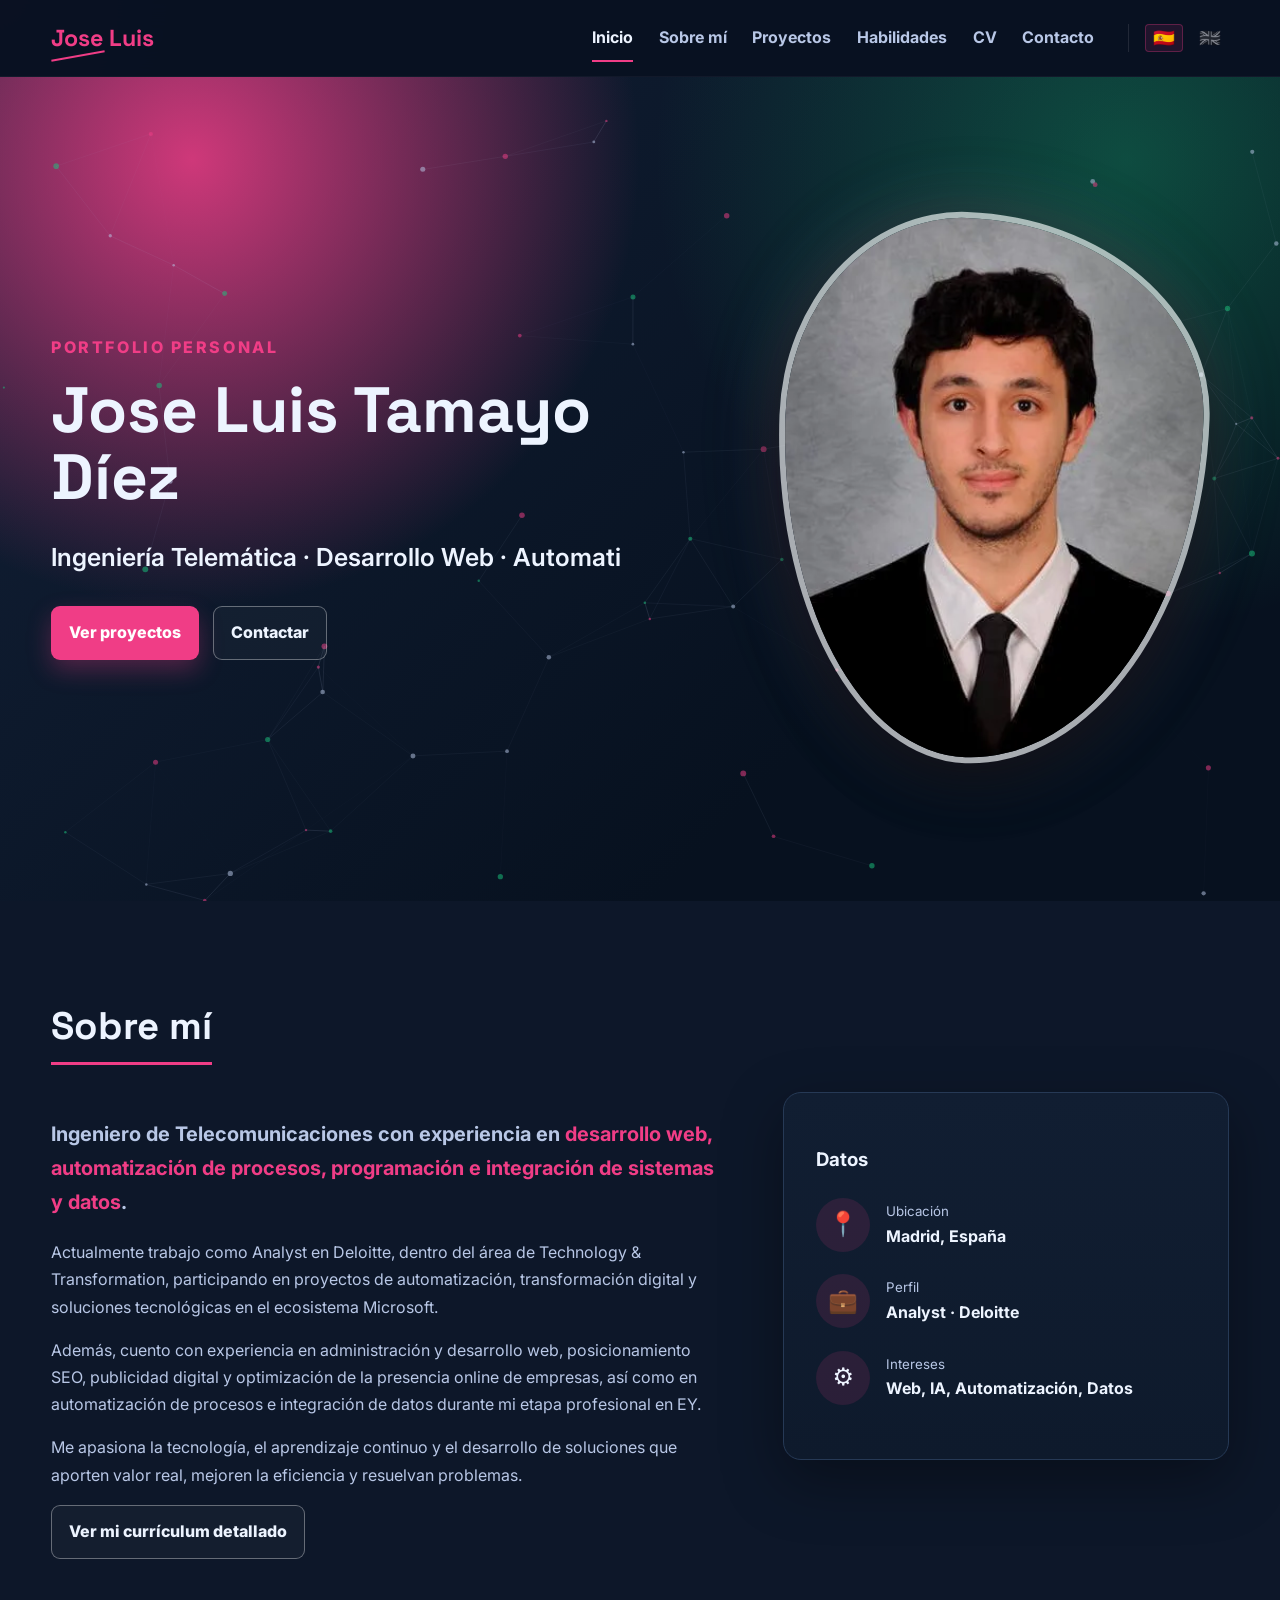
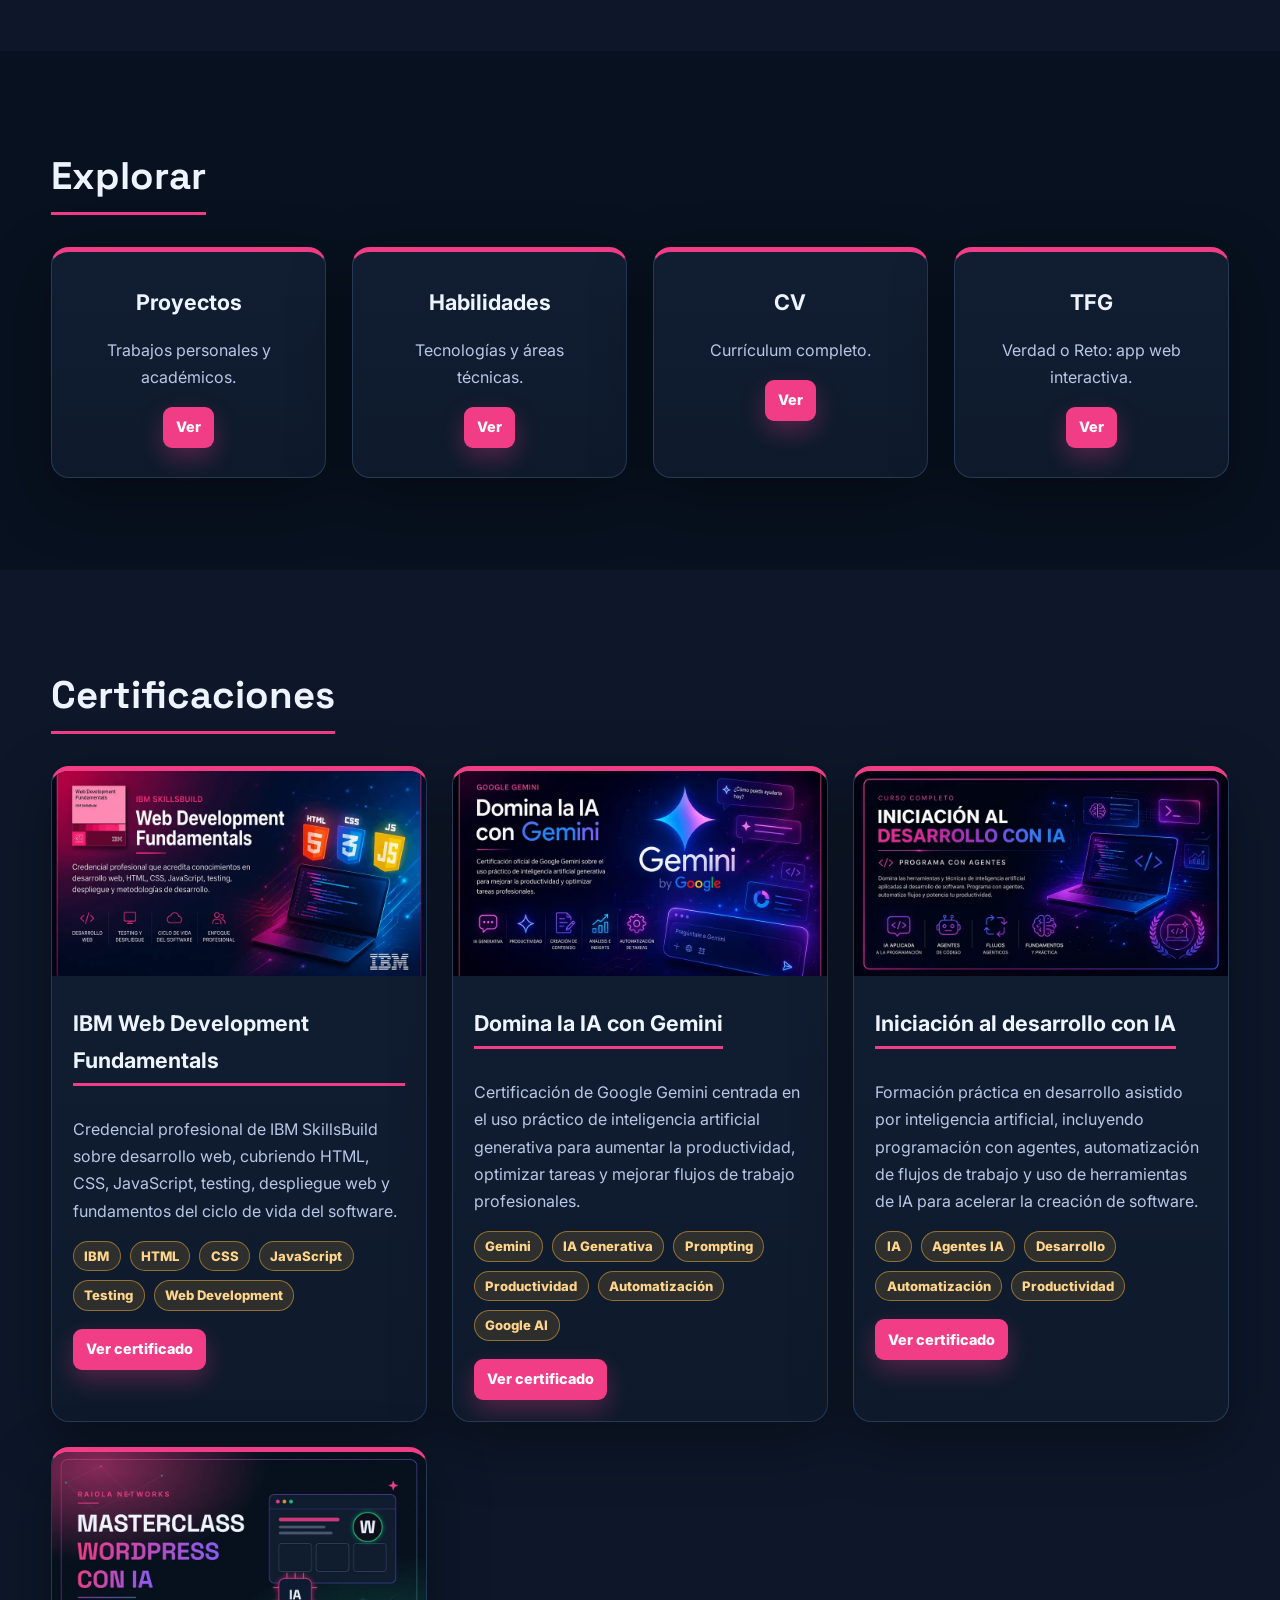
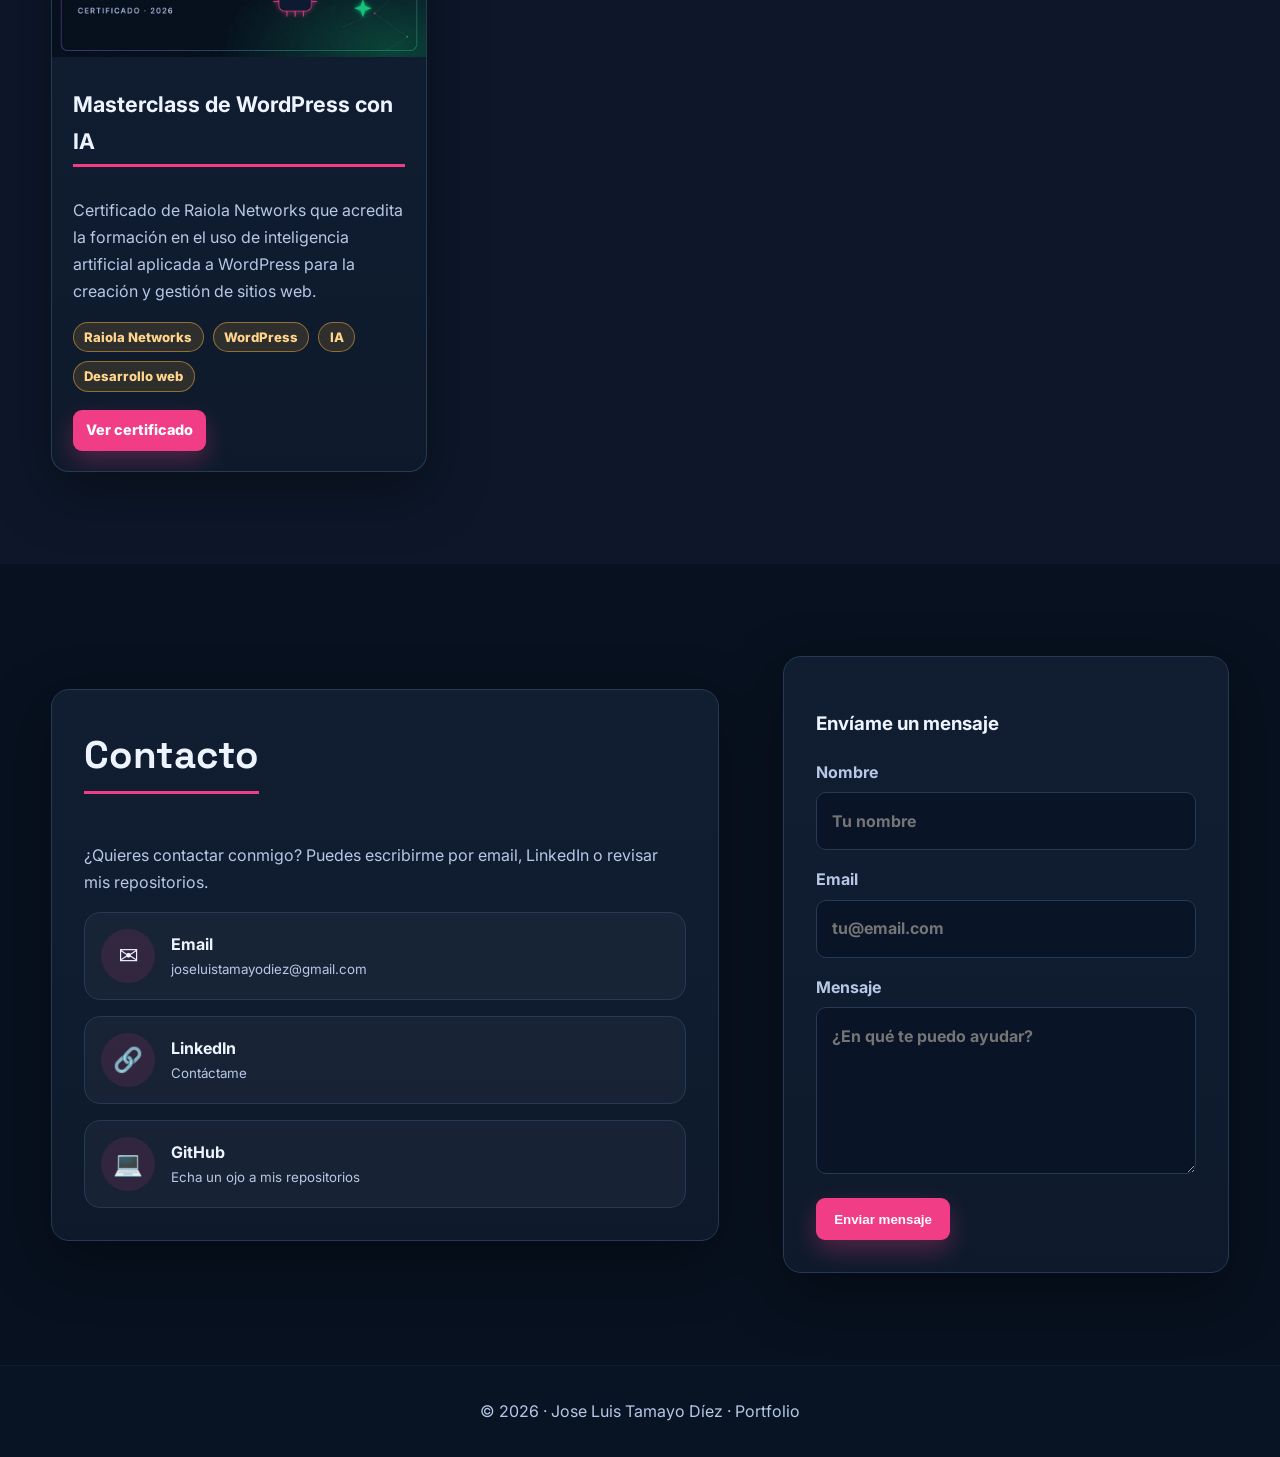
<file: index.html>
<!DOCTYPE html>
<html lang="es">

<head>
  <meta charset="UTF-8" />
  <meta name="viewport" content="width=device-width, initial-scale=1.0" />
  <title>Jose Luis Tamayo Díez | Portfolio</title>
  <meta name="description"
    content="Portfolio de Jose Luis Tamayo Díez: Ingeniería Telemática, desarrollo web, automatización, datos y tecnología." />
  <link rel="icon" href="images/favicon.svg" type="image/svg+xml" />
  <link rel="preconnect" href="https://fonts.googleapis.com">
  <link rel="preconnect" href="https://fonts.gstatic.com" crossorigin>
  <link rel="preload"
    href="https://fonts.googleapis.com/css2?family=Inter:wght@400;500;600;700;800&family=Space+Grotesk:wght@500;600;700&display=swap"
    as="style" crossorigin>
  <link
    href="https://fonts.googleapis.com/css2?family=Inter:wght@400;500;600;700;800&family=Space+Grotesk:wght@500;600;700&display=swap"
    rel="stylesheet">
  <link rel="stylesheet" href="css/styles.css" />

  <meta property="og:type" content="website" />
  <meta property="og:locale" content="es_ES" />
  <meta property="og:title" content="Jose Luis Tamayo Díez | Portfolio" />
  <meta property="og:description" content="Ingeniero de Telecomunicaciones: desarrollo web, automatización y datos." />
  <meta property="og:image" content="https://joseluistamayo.netlify.app/images/portada-compartir.jpg?v=2" />
  <meta property="og:image:width" content="1200" />
  <meta property="og:image:height" content="630" />
  <meta property="og:url" content="https://joseluistamayo.netlify.app/" />
  <meta name="twitter:card" content="summary_large_image" />
  <link rel="canonical" href="https://joseluistamayo.netlify.app/" />
  <link rel="alternate" hreflang="es" href="https://joseluistamayo.netlify.app/" />
  <link rel="alternate" hreflang="en" href="https://joseluistamayo.netlify.app/index-en.html" />
  <link rel="alternate" hreflang="x-default" href="https://joseluistamayo.netlify.app/" />
</head>

<body>
  <div id="mouse-glow"></div>
  <nav class="navbar">
    <div class="container nav-inner">
      <a class="brand" href="index.html#inicio">Jose Luis</a>
      <button class="menu-toggle" type="button" aria-label="Abrir menú" aria-expanded="false">☰</button>
      <div class="nav-links">
        <a class="active" href="index.html#inicio">Inicio</a>
        <a href="index.html#sobre-mi">Sobre mí</a>
        <a href="proyectos.html">Proyectos</a>
        <a href="habilidades.html">Habilidades</a>
        <a href="cv.html">CV</a>
        <a href="index.html#contacto">Contacto</a>

        <div class="lang-switch">
          <span class="active" title="Español">🇪🇸</span>
          <a href="index-en.html" title="Switch to English">🇬🇧</a>
        </div>
      </div>
    </div>
  </nav>

  <header id="inicio" class="hero">
    <canvas id="particles"></canvas>
    <div class="container hero-grid">
      <div class="hero-copy reveal">
        <p class="eyebrow">Portfolio personal</p>
        <h1>Jose Luis Tamayo Díez</h1>
        <p id="typewriter" class="subtitle"></p>
        <div class="hero-actions">
          <a class="btn primary" href="proyectos.html">Ver proyectos</a>
          <a class="btn secondary" href="#contacto">Contactar</a>
        </div>
      </div>
      <div class="hero-photo reveal">
        <div class="photo-blob">
          <img src="images/miFoto.webp" alt="Foto de Jose Luis" />
        </div>
      </div>
    </div>
  </header>

  <section id="sobre-mi" class="section section-alt">
    <div class="container two-columns">
      <div class="reveal">
        <h2>Sobre mí</h2>
        <p class="lead">Ingeniero de Telecomunicaciones con experiencia en <span>desarrollo web, automatización de
            procesos, programación e integración de sistemas y datos</span>.</p>
        <p>Actualmente trabajo como Analyst en Deloitte, dentro del área de Technology &amp; Transformation, participando
          en proyectos de automatización, transformación digital y soluciones tecnológicas en el ecosistema Microsoft.</p>
        <p>Además, cuento con experiencia en administración y desarrollo web, posicionamiento SEO, publicidad digital y
          optimización de la presencia online de empresas, así como en automatización de procesos e integración de datos
          durante mi etapa profesional en EY.</p>
        <p>Me apasiona la tecnología, el aprendizaje continuo y el desarrollo de soluciones que aporten valor real,
          mejoren la eficiencia y resuelvan problemas.</p>
        <a class="btn secondary" href="cv.html">Ver mi currículum detallado</a>
      </div>
      <aside class="panel reveal">
        <h3>Datos</h3>
        <div class="info-item"><span>📍</span>
          <div><small>Ubicación</small><strong>Madrid, España</strong></div>
        </div>
        <div class="info-item"><span>💼</span>
          <div><small>Perfil</small><strong>Analyst · Deloitte</strong></div>
        </div>
        <div class="info-item"><span>⚙️</span>
          <div><small>Intereses</small><strong>Web, IA, Automatización, Datos</strong></div>
        </div>
      </aside>
    </div>
  </section>

  <section class="section">
    <div class="container">
      <h2>Explorar</h2>
      <div class="cards four">
        <article class="mini-card reveal">
          <h3>Proyectos</h3>
          <p>Trabajos personales y académicos.</p><a class="btn small primary" href="proyectos.html">Ver</a>
        </article>
        <article class="mini-card reveal">
          <h3>Habilidades</h3>
          <p>Tecnologías y áreas técnicas.</p><a class="btn small primary" href="habilidades.html">Ver</a>
        </article>
        <article class="mini-card reveal">
          <h3>CV</h3>
          <p>Currículum completo.</p><a class="btn small primary" href="cv.html">Ver</a>
        </article>
        <article class="mini-card reveal">
          <h3>TFG</h3>
          <p>Verdad o Reto: app web interactiva.</p><a class="btn small primary" href="proyectos.html#tfg">Ver</a>
        </article>
      </div>
    </div>
  </section>

  <section class="section section-alt">
    <div class="container">
      <h2>Certificaciones</h2>
      <div class="cards three">
        <article class="card reveal">
          <img src="images/WDP.webp" alt="IBM Web Development Fundamentals" loading="lazy">
          <div class="card-body">
            <h3>IBM Web Development Fundamentals</h3>

            <p>
              Credencial profesional de IBM SkillsBuild sobre desarrollo web,
              cubriendo HTML, CSS, JavaScript, testing, despliegue web
              y fundamentos del ciclo de vida del software.
            </p>

            <div class="tags">
              <span>IBM</span>
              <span>HTML</span>
              <span>CSS</span>
              <span>JavaScript</span>
              <span>Testing</span>
              <span>Web Development</span>
            </div>

            <a class="btn small primary cert-btn" href="pdfs/IBMDesign.pdf" target="_blank" rel="noopener noreferrer">
              Ver certificado
            </a>
          </div>
        </article>
        <article class="card reveal">
          <img src="images/gemini-ai.webp" alt="Domina la IA con Gemini" loading="lazy">

          <div class="card-body">
            <h3>Domina la IA con Gemini</h3>

            <p>
              Certificación de Google Gemini centrada en el uso práctico de
              inteligencia artificial generativa para aumentar la productividad,
              optimizar tareas y mejorar flujos de trabajo profesionales.
            </p>

            <div class="tags">
              <span>Gemini</span>
              <span>IA Generativa</span>
              <span>Prompting</span>
              <span>Productividad</span>
              <span>Automatización</span>
              <span>Google AI</span>
            </div>

            <a class="btn small primary cert-btn" href="pdfs/domina_la_ia_con_gemini.pdf" target="_blank"
              rel="noopener noreferrer">
              Ver certificado
            </a>
          </div>
        </article>
        <article class="card reveal">
          <img src="images/desarrollo-con-ia.webp" alt="Iniciación al desarrollo con IA" loading="lazy">

          <div class="card-body">
            <h3>Iniciación al desarrollo con IA</h3>

            <p>
              Formación práctica en desarrollo asistido por inteligencia artificial,
              incluyendo programación con agentes, automatización de flujos de trabajo
              y uso de herramientas de IA para acelerar la creación de software.
            </p>

            <div class="tags">
              <span>IA</span>
              <span>Agentes IA</span>
              <span>Desarrollo</span>
              <span>Automatización</span>
              <span>Productividad</span>
            </div>

            <a class="btn small primary cert-btn" href="pdfs/iniciacion-al-desarrollo-con-ia.pdf" target="_blank"
              rel="noopener noreferrer">
              Ver certificado
            </a>
          </div>
        </article>
        <article class="card reveal">
          <img src="images/cert-masterclass-wordpress-ia.webp" alt="Masterclass de WordPress con IA" loading="lazy">

          <div class="card-body">
            <h3>Masterclass de WordPress con IA</h3>

            <p>
              Certificado de Raiola Networks que acredita la formación en el uso de
              inteligencia artificial aplicada a WordPress para la creación y gestión
              de sitios web.
            </p>

            <div class="tags">
              <span>Raiola Networks</span>
              <span>WordPress</span>
              <span>IA</span>
              <span>Desarrollo web</span>
            </div>

            <a class="btn small primary cert-btn" href="pdfs/masterclass-wordpress-con-ia.pdf" target="_blank"
              rel="noopener noreferrer">
              Ver certificado
            </a>
          </div>
        </article>
      </div>
    </div>
  </section>

  <section id="contacto" class="section">
    <div class="container two-columns">
      <div class="panel reveal">
        <h2>Contacto</h2>
        <p>¿Quieres contactar conmigo? Puedes escribirme por email, LinkedIn o revisar mis repositorios.</p>
        <a class="contact-card" href="mailto:joseluistamayodiez@gmail.com"><span>✉️</span>
          <div><strong>Email</strong><small>joseluistamayodiez@gmail.com</small></div>
        </a>
        <a class="contact-card" href="https://www.linkedin.com/in/jose-luis-tamayo-diez/" target="_blank"
          rel="noopener noreferrer"><span>🔗</span>
          <div><strong>LinkedIn</strong><small>Contáctame</small></div>
        </a>
        <a class="contact-card" href="https://github.com/jltamayo2018" target="_blank"
          rel="noopener noreferrer"><span>💻</span>
          <div><strong>GitHub</strong><small>Echa un ojo a mis repositorios</small></div>
        </a>
      </div>
      <form class="panel reveal" name="contacto" method="POST" data-netlify="true" action="gracias.html">
        <input type="hidden" name="form-name" value="contacto" />
        <h3>Envíame un mensaje</h3>
        <label>Nombre<input name="nombre" required placeholder="Tu nombre" /></label>
        <label>Email<input name="email" type="email" required placeholder="tu@email.com" /></label>
        <label>Mensaje<textarea name="mensaje" rows="5" required
            placeholder="¿En qué te puedo ayudar?"></textarea></label>
        <button class="btn primary" type="submit">Enviar mensaje</button>
      </form>
    </div>
  </section>

  <button id="back-to-top" type="button" title="Volver arriba" aria-label="Volver arriba">↑</button>
  <footer>© 2026 · Jose Luis Tamayo Díez · Portfolio</footer>
  <script src="js/main.js"></script>
</body>

</html>
</file>
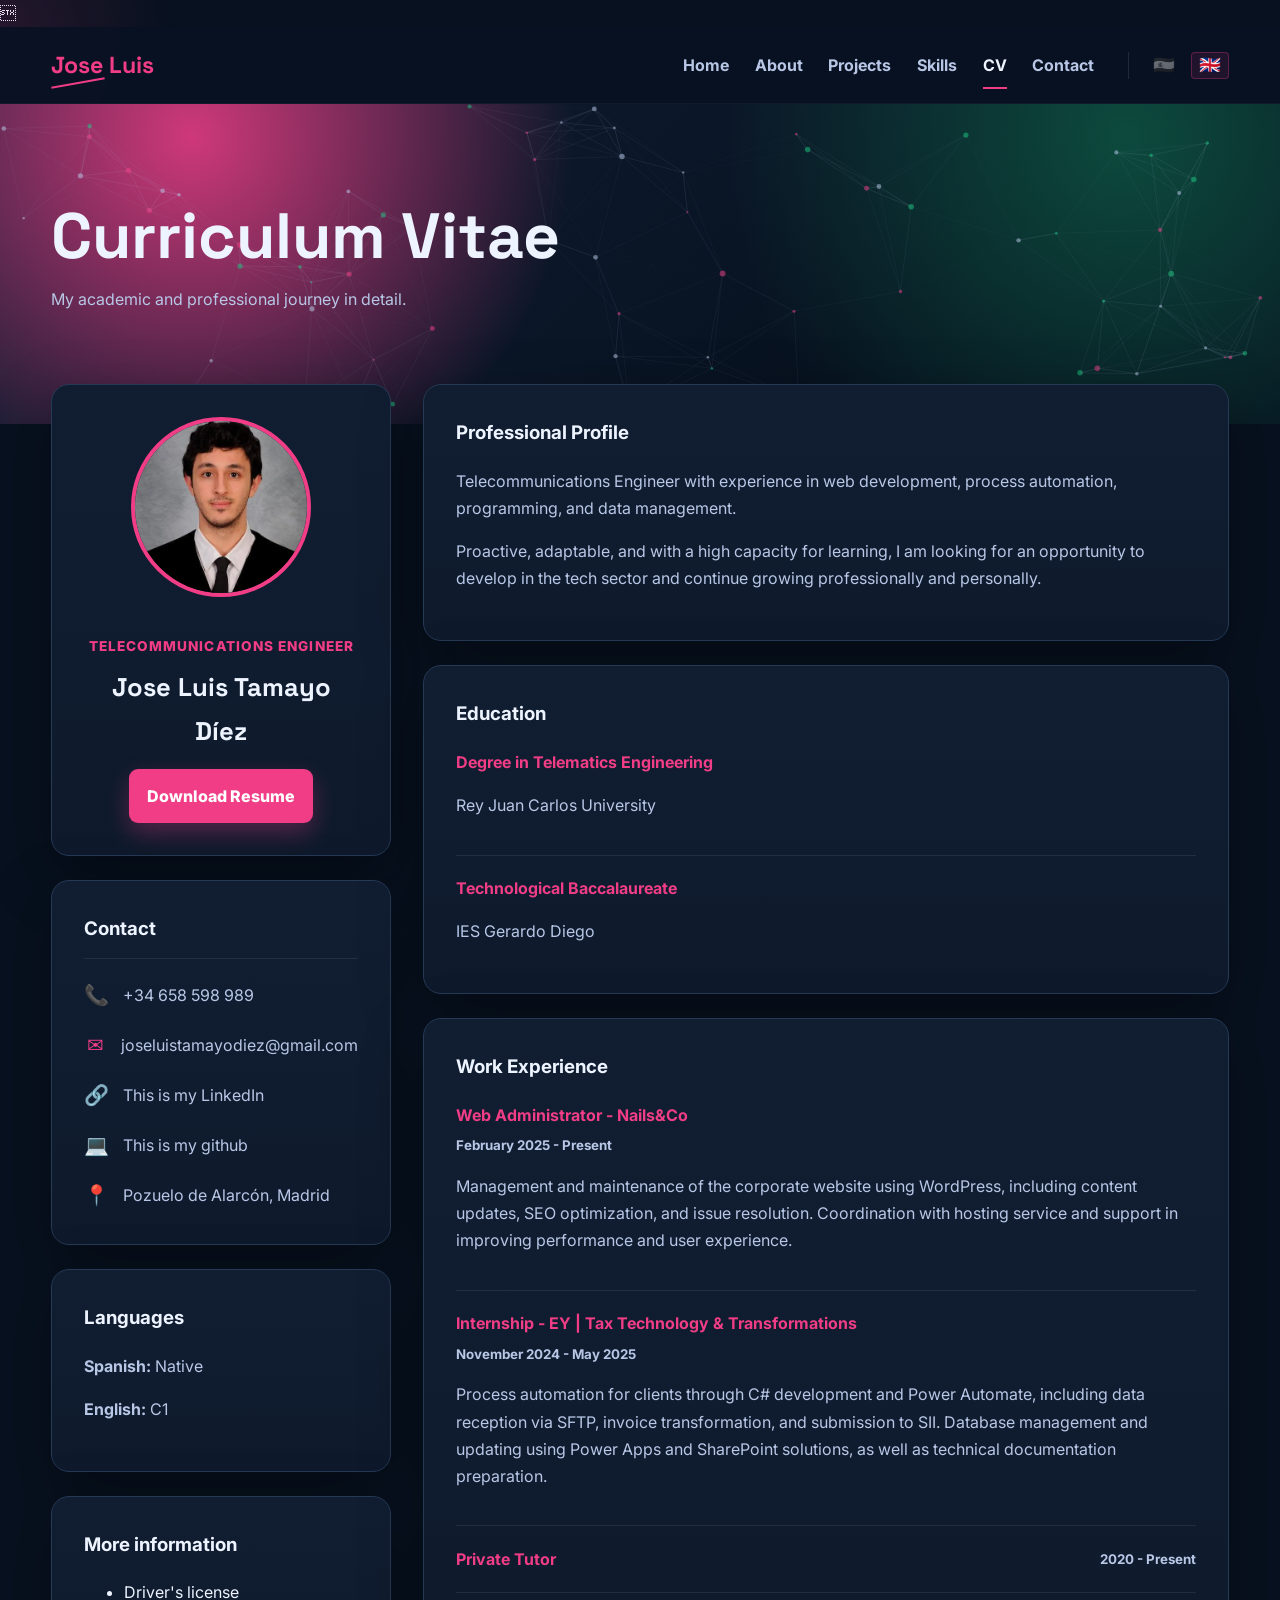
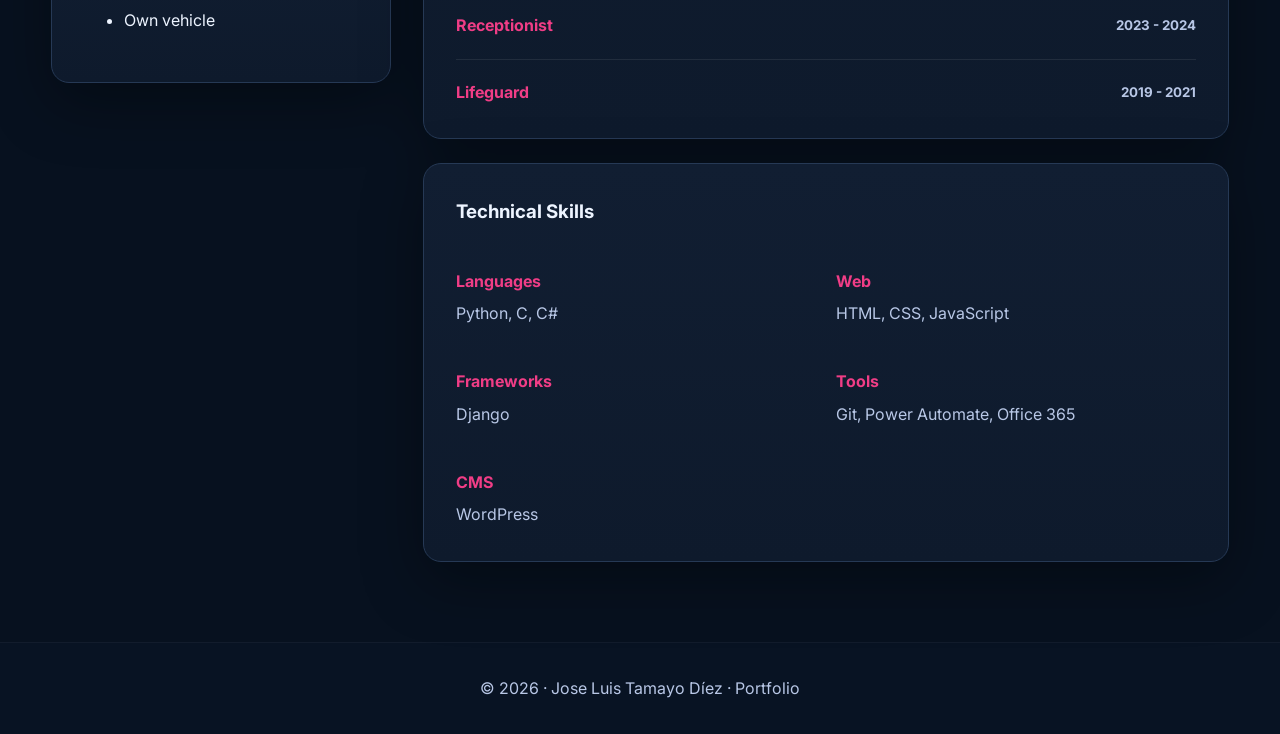
<file: cv-en.html>
<!DOCTYPE html>
<html lang="en">

<head>
    <meta charset="UTF-8">
    <meta name="viewport" content="width=device-width, initial-scale=1.0">
    <title>CV | Jose Luis Tamayo</title>
    <meta name="description" content="Résumé of Jose Luis Tamayo Díez, Telecommunications Engineer: education, work experience and technical skills.">
    <link rel="icon" href="images/favicon.svg" type="image/svg+xml">
    <link rel="preconnect" href="https://fonts.googleapis.com">
    <link rel="preconnect" href="https://fonts.gstatic.com" crossorigin>
    <link rel="preload"
        href="https://fonts.googleapis.com/css2?family=Inter:wght@400;500;600;700;800&family=Space+Grotesk:wght@500;600;700&display=swap"
        as="style" crossorigin>
    <link href="https://fonts.googleapis.com/css2?family=Inter:wght@400;500;600;700;800&family=Space+Grotesk:wght@500;600;700&display=swap" rel="stylesheet">

    <link rel="stylesheet" href="css/styles.css">

    <meta property="og:type" content="website" />
    <meta property="og:locale" content="en_GB" />
    <meta property="og:title" content="CV | Jose Luis Tamayo" />
    <meta property="og:description" content="Telecommunications Engineer: web development, automation and data." />
    <meta property="og:image" content="https://joseluistamayo.netlify.app/images/portada-compartir.jpg?v=2" />
    <meta property="og:image:width" content="1200" />
    <meta property="og:image:height" content="630" />
    <meta property="og:url" content="https://joseluistamayo.netlify.app/cv-en.html" />
    <meta name="twitter:card" content="summary_large_image" />
    <link rel="canonical" href="https://joseluistamayo.netlify.app/cv-en.html" />
    <link rel="alternate" hreflang="es" href="https://joseluistamayo.netlify.app/cv.html" />
    <link rel="alternate" hreflang="en" href="https://joseluistamayo.netlify.app/cv-en.html" />
    <link rel="alternate" hreflang="x-default" href="https://joseluistamayo.netlify.app/cv.html" />
</head>

<body>
    <div id="mouse-glow"></div>

    <nav class="navbar">
        <div class="container nav-inner">
            <a class="brand" href="index-en.html#home">Jose Luis</a>
            <button class="menu-toggle" type="button" aria-label="Open menu" aria-expanded="false">☰</button>

            <div class="nav-links">
                <a href="index-en.html#home">Home</a>
                <a href="index-en.html#about">About</a>
                <a href="proyectos-en.html">Projects</a>
                <a href="habilidades-en.html">Skills</a>
                <a class="active" href="cv-en.html">CV</a>
                <a href="index-en.html#contact">Contact</a>

                <div class="lang-switch">
                    <a href="cv.html" title="Cambiar a Español">🇪🇸</a>
                    <span class="active" title="English">🇬🇧</span>
                </div>
            </div>
        </div>
    </nav>

    <header class="page-hero">
        <canvas id="particles"></canvas>
        <div class="container">
            <h1>Curriculum Vitae</h1>
            <p>My academic and professional journey in detail.</p>
        </div>
    </header>

    <main class="container page-content">
        <div class="cv-layout">

            <aside class="cv-sidebar">

                <div class="panel cv-profile">
                    <img src="images/miFoto.webp" alt="Photo of Jose Luis Tamayo">
                    <p class="cv-role">Telecommunications Engineer</p>
                    <h2>Jose Luis Tamayo Díez</h2>
                    <a class="btn primary" href="pdfs/Jose-Luis-Tamayo-CV-en.pdf" target="_blank"
                        rel="noopener noreferrer">Download Resume</a>
                </div>

                <div class="panel cv-contact">
                    <h3>Contact</h3>

                    <a class="cv-contact-item" href="tel:+34658598989">
                        <span>📞</span>
                        <p>+34 658 598 989</p>
                    </a>

                    <a class="cv-contact-item" href="mailto:joseluistamayodiez@gmail.com">
                        <span>✉️</span>
                        <p>joseluistamayodiez@gmail.com</p>
                    </a>

                    <a class="cv-contact-item" href="https://www.linkedin.com/in/jose-luis-tamayo-diez/" target="_blank"
                        rel="noopener noreferrer">
                        <span>🔗</span>
                        <p>This is my LinkedIn</p>
                    </a>

                    <a class="cv-contact-item" href="https://github.com/jltamayo2018" target="_blank"
                        rel="noopener noreferrer">
                        <span>💻</span>
                        <p>This is my github</p>
                    </a>

                    <div class="cv-contact-item">
                        <span>📍</span>
                        <p>Pozuelo de Alarcón, Madrid</p>
                    </div>
                </div>

                <div class="panel">
                    <h3>Languages</h3>
                    <p><strong>Spanish:</strong> Native</p>
                    <p><strong>English:</strong> C1</p>
                </div>

                <div class="panel">
                    <h3>More information</h3>
                    <ul>
                        <li>Driver's license</li>
                        <li>Own vehicle</li>
                    </ul>
                </div>

            </aside>

            <section class="cv-main">

                <div class="panel">
                    <h3>Professional Profile</h3>
                    <p>
                        Telecommunications Engineer with experience in web development, process automation, programming,
                        and data management.
                    </p>
                    <p>
                        Proactive, adaptable, and with a high capacity for learning, I am looking for an opportunity to
                        develop in the tech sector and continue growing professionally and personally.
                    </p>
                </div>

                <div class="panel">
                    <h3>Education</h3>

                    <div class="cv-item">
                        <h4>Degree in Telematics Engineering</h4>
                        <p>Rey Juan Carlos University</p>
                    </div>

                    <div class="cv-item">
                        <h4>Technological Baccalaureate</h4>
                        <p>IES Gerardo Diego</p>
                    </div>
                </div>

                <div class="panel">
                    <h3>Work Experience</h3>

                    <div class="cv-item">
                        <h4>Web Administrator - Nails&Co</h4>
                        <small>February 2025 - Present</small>
                        <p>
                            Management and maintenance of the corporate website using WordPress, including content
                            updates, SEO optimization, and issue resolution. Coordination with hosting service and
                            support in improving performance and user experience.
                        </p>
                    </div>

                    <div class="cv-item">
                        <h4>Internship - EY | Tax Technology & Transformations</h4>
                        <small>November 2024 - May 2025</small>
                        <p>
                            Process automation for clients through C# development and Power Automate, including data
                            reception via SFTP, invoice transformation, and submission to SII. Database management and
                            updating using Power Apps and SharePoint solutions, as well as technical documentation
                            preparation.
                        </p>
                    </div>

                    <div class="cv-item compact">
                        <h4>Private Tutor</h4>
                        <small>2020 - Present</small>
                    </div>

                    <div class="cv-item compact">
                        <h4>Receptionist</h4>
                        <small>2023 - 2024</small>
                    </div>

                    <div class="cv-item compact">
                        <h4>Lifeguard</h4>
                        <small>2019 - 2021</small>
                    </div>
                </div>

                <div class="panel">
                    <h3>Technical Skills</h3>

                    <div class="cv-skills">
                        <div>
                            <h4>Languages</h4>
                            <p>Python, C, C#</p>
                        </div>

                        <div>
                            <h4>Web</h4>
                            <p>HTML, CSS, JavaScript</p>
                        </div>

                        <div>
                            <h4>Frameworks</h4>
                            <p>Django</p>
                        </div>

                        <div>
                            <h4>Tools</h4>
                            <p>Git, Power Automate, Office 365</p>
                        </div>

                        <div>
                            <h4>CMS</h4>
                            <p>WordPress</p>
                        </div>
                    </div>
                </div>

            </section>
        </div>
    </main>

    <button id="back-to-top" type="button" title="Back to top" aria-label="Back to top">↑</button>

    <footer>© 2026 · Jose Luis Tamayo Díez · Portfolio</footer>

    <script src="js/main.js"></script>
</body>

</html>
</file>
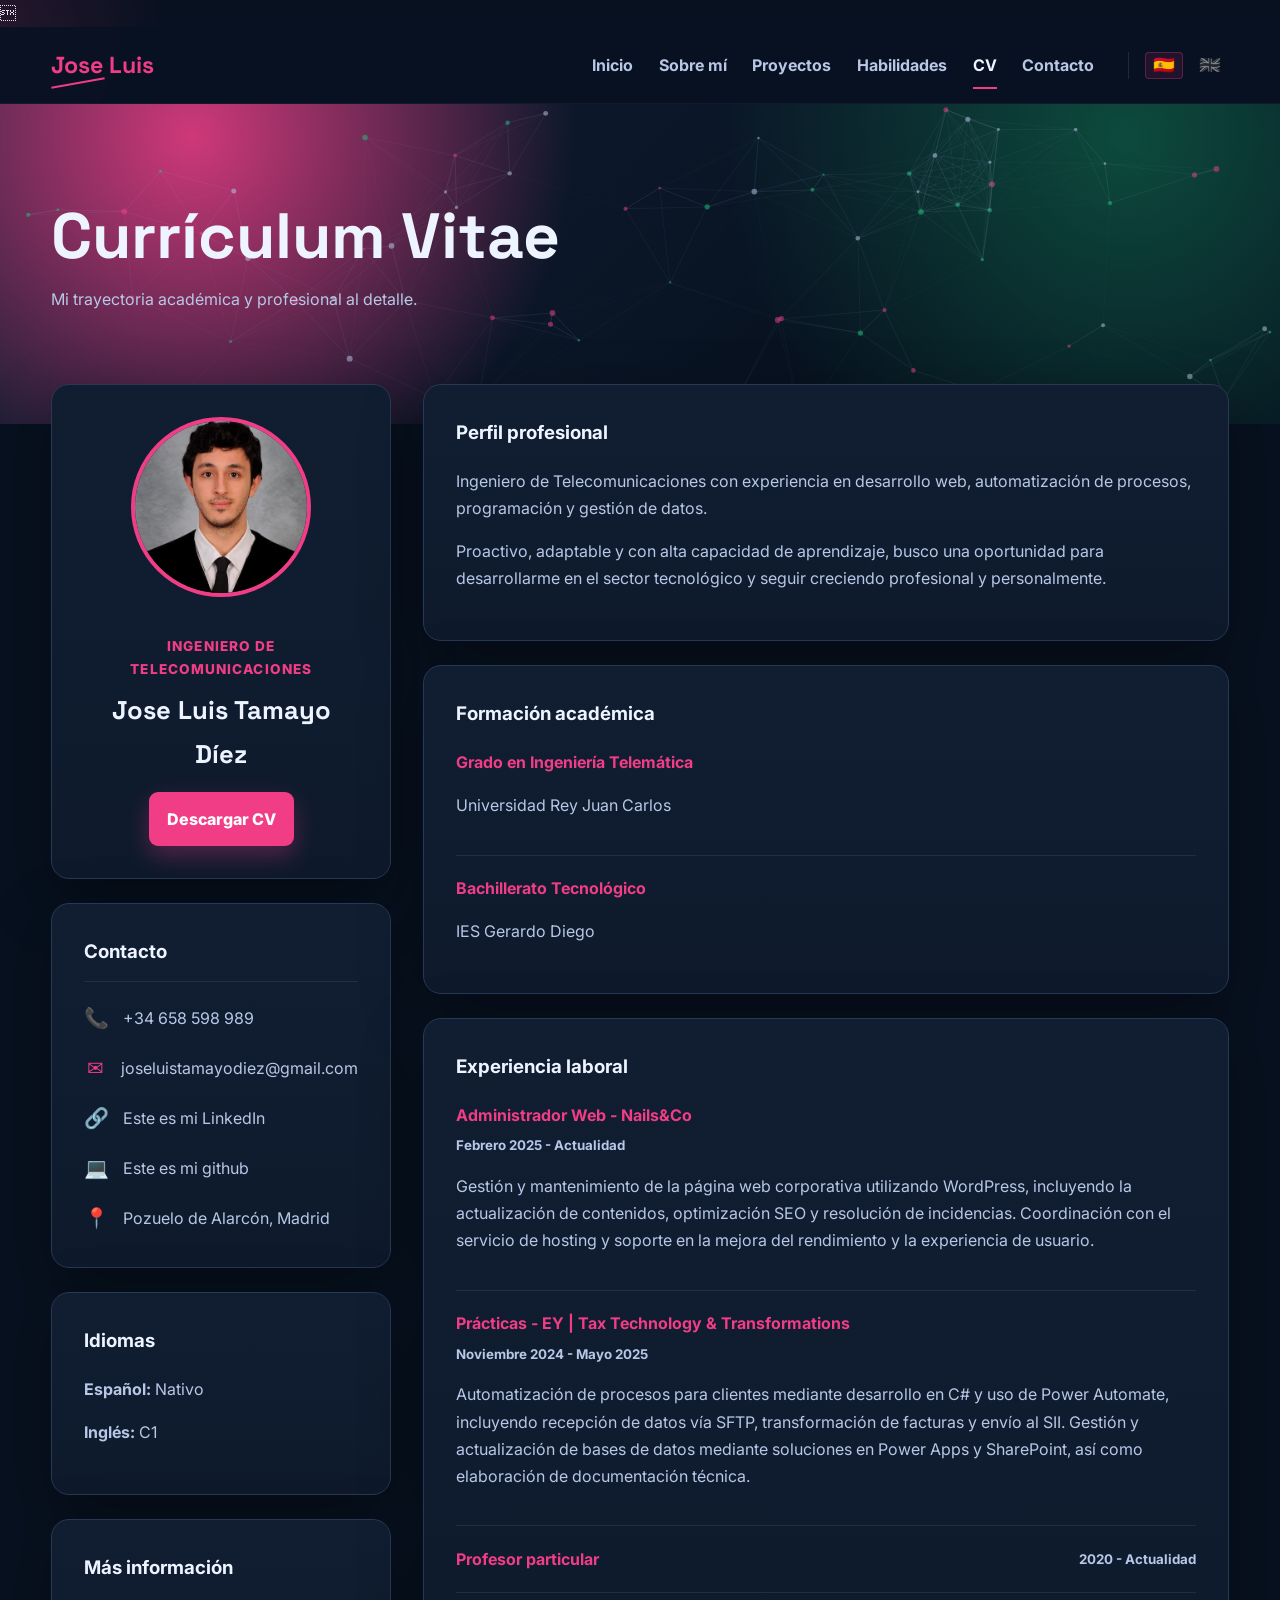
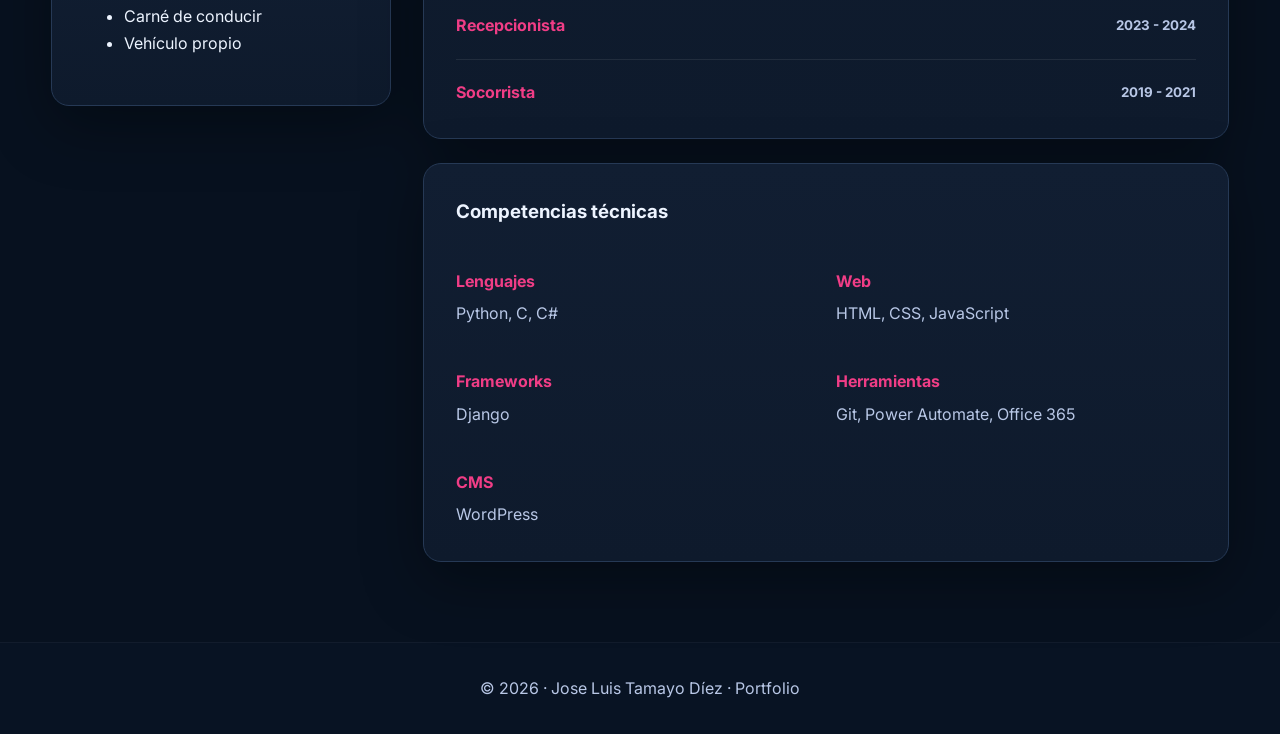
<file: cv.html>
<!DOCTYPE html>
<html lang="es">

<head>
    <meta charset="UTF-8">
    <meta name="viewport" content="width=device-width, initial-scale=1.0">
    <title>CV | Jose Luis Tamayo</title>
    <meta name="description" content="Currículum de Jose Luis Tamayo Díez, Ingeniero de Telecomunicaciones: formación, experiencia profesional y competencias técnicas.">
    <link rel="icon" href="images/favicon.svg" type="image/svg+xml">
    <link rel="preconnect" href="https://fonts.googleapis.com">
    <link rel="preconnect" href="https://fonts.gstatic.com" crossorigin>
    <link rel="preload"
        href="https://fonts.googleapis.com/css2?family=Inter:wght@400;500;600;700;800&family=Space+Grotesk:wght@500;600;700&display=swap"
        as="style" crossorigin>
    <link href="https://fonts.googleapis.com/css2?family=Inter:wght@400;500;600;700;800&family=Space+Grotesk:wght@500;600;700&display=swap" rel="stylesheet">

    <link rel="stylesheet" href="css/styles.css">

    <meta property="og:type" content="website" />
    <meta property="og:locale" content="es_ES" />
    <meta property="og:title" content="CV | Jose Luis Tamayo" />
    <meta property="og:description" content="Ingeniero de Telecomunicaciones: desarrollo web, automatización y datos." />
    <meta property="og:image" content="https://joseluistamayo.netlify.app/images/portada-compartir.jpg?v=2" />
    <meta property="og:image:width" content="1200" />
    <meta property="og:image:height" content="630" />
    <meta property="og:url" content="https://joseluistamayo.netlify.app/cv.html" />
    <meta name="twitter:card" content="summary_large_image" />
    <link rel="canonical" href="https://joseluistamayo.netlify.app/cv.html" />
    <link rel="alternate" hreflang="es" href="https://joseluistamayo.netlify.app/cv.html" />
    <link rel="alternate" hreflang="en" href="https://joseluistamayo.netlify.app/cv-en.html" />
    <link rel="alternate" hreflang="x-default" href="https://joseluistamayo.netlify.app/cv.html" />
</head>

<body>
    <div id="mouse-glow"></div>

    <nav class="navbar">
        <div class="container nav-inner">
            <a class="brand" href="index.html#inicio">Jose Luis</a>
            <button class="menu-toggle" type="button" aria-label="Abrir menú" aria-expanded="false">☰</button>

            <div class="nav-links">
                <a href="index.html#inicio">Inicio</a>
                <a href="index.html#sobre-mi">Sobre mí</a>
                <a href="proyectos.html">Proyectos</a>
                <a href="habilidades.html">Habilidades</a>
                <a class="active" href="cv.html">CV</a>
                <a href="index.html#contacto">Contacto</a>

                <div class="lang-switch">
                    <span class="active" title="Español">🇪🇸</span>
                    <a href="cv-en.html" title="Switch to English">🇬🇧</a>
                </div>
            </div>
        </div>
    </nav>

    <header class="page-hero">
        <canvas id="particles"></canvas>
        <div class="container">
            <h1>Currículum Vitae</h1>
            <p>Mi trayectoria académica y profesional al detalle.</p>
        </div>
    </header>

    <main class="container page-content">
        <div class="cv-layout">

            <aside class="cv-sidebar">

                <div class="panel cv-profile">
                    <img src="images/miFoto.webp" alt="Foto de Jose Luis Tamayo">
                    <p class="cv-role">Ingeniero de Telecomunicaciones</p>
                    <h2>Jose Luis Tamayo Díez</h2>
                    <a class="btn primary" href="pdfs/Jose-Luis-Tamayo-CV.pdf" target="_blank"
                        rel="noopener noreferrer">Descargar CV</a>
                </div>

                <div class="panel cv-contact">
                    <h3>Contacto</h3>

                    <a class="cv-contact-item" href="tel:+34658598989">
                        <span>📞</span>
                        <p>+34 658 598 989</p>
                    </a>

                    <a class="cv-contact-item" href="mailto:joseluistamayodiez@gmail.com">
                        <span>✉️</span>
                        <p>joseluistamayodiez@gmail.com</p>
                    </a>

                    <a class="cv-contact-item" href="https://www.linkedin.com/in/jose-luis-tamayo-diez/" target="_blank"
                        rel="noopener noreferrer">
                        <span>🔗</span>
                        <p>Este es mi LinkedIn</p>
                    </a>

                    <a class="cv-contact-item" href="https://github.com/jltamayo2018" target="_blank"
                        rel="noopener noreferrer">
                        <span>💻</span>
                        <p>Este es mi github</p>
                    </a>

                    <div class="cv-contact-item">
                        <span>📍</span>
                        <p>Pozuelo de Alarcón, Madrid</p>
                    </div>
                </div>

                <div class="panel">
                    <h3>Idiomas</h3>
                    <p><strong>Español:</strong> Nativo</p>
                    <p><strong>Inglés:</strong> C1</p>
                </div>

                <div class="panel">
                    <h3>Más información</h3>
                    <ul>
                        <li>Carné de conducir</li>
                        <li>Vehículo propio</li>
                    </ul>
                </div>

            </aside>

            <section class="cv-main">

                <div class="panel">
                    <h3>Perfil profesional</h3>
                    <p>
                        Ingeniero de Telecomunicaciones con experiencia en desarrollo web, automatización de procesos,
                        programación y gestión de datos.
                    </p>
                    <p>
                        Proactivo, adaptable y con alta capacidad de aprendizaje, busco una oportunidad para
                        desarrollarme en el sector tecnológico y seguir creciendo profesional y personalmente.
                    </p>
                </div>

                <div class="panel">
                    <h3>Formación académica</h3>

                    <div class="cv-item">
                        <h4>Grado en Ingeniería Telemática</h4>
                        <p>Universidad Rey Juan Carlos</p>
                    </div>

                    <div class="cv-item">
                        <h4>Bachillerato Tecnológico</h4>
                        <p>IES Gerardo Diego</p>
                    </div>
                </div>

                <div class="panel">
                    <h3>Experiencia laboral</h3>

                    <div class="cv-item">
                        <h4>Administrador Web - Nails&Co</h4>
                        <small>Febrero 2025 - Actualidad</small>
                        <p>
                            Gestión y mantenimiento de la página web corporativa utilizando WordPress, incluyendo la
                            actualización de contenidos, optimización SEO y resolución de incidencias. Coordinación con
                            el servicio de hosting y soporte en la mejora del rendimiento y la experiencia de usuario.
                        </p>
                    </div>

                    <div class="cv-item">
                        <h4>Prácticas - EY | Tax Technology & Transformations</h4>
                        <small>Noviembre 2024 - Mayo 2025</small>
                        <p>
                            Automatización de procesos para clientes mediante desarrollo en C# y uso de Power Automate,
                            incluyendo recepción de datos vía SFTP, transformación de facturas y envío al SII. Gestión y
                            actualización de bases de datos mediante soluciones en Power Apps y SharePoint, así como
                            elaboración de documentación técnica.
                        </p>
                    </div>

                    <div class="cv-item compact">
                        <h4>Profesor particular</h4>
                        <small>2020 - Actualidad</small>
                    </div>

                    <div class="cv-item compact">
                        <h4>Recepcionista</h4>
                        <small>2023 - 2024</small>
                    </div>

                    <div class="cv-item compact">
                        <h4>Socorrista</h4>
                        <small>2019 - 2021</small>
                    </div>
                </div>

                <div class="panel">
                    <h3>Competencias técnicas</h3>

                    <div class="cv-skills">
                        <div>
                            <h4>Lenguajes</h4>
                            <p>Python, C, C#</p>
                        </div>

                        <div>
                            <h4>Web</h4>
                            <p>HTML, CSS, JavaScript</p>
                        </div>

                        <div>
                            <h4>Frameworks</h4>
                            <p>Django</p>
                        </div>

                        <div>
                            <h4>Herramientas</h4>
                            <p>Git, Power Automate, Office 365</p>
                        </div>

                        <div>
                            <h4>CMS</h4>
                            <p>WordPress</p>
                        </div>
                    </div>
                </div>

            </section>
        </div>
    </main>

    <button id="back-to-top" type="button" title="Volver arriba" aria-label="Volver arriba">↑</button>

    <footer>© 2026 · Jose Luis Tamayo Díez · Portfolio</footer>

    <script src="js/main.js"></script>
</body>

</html>
</file>
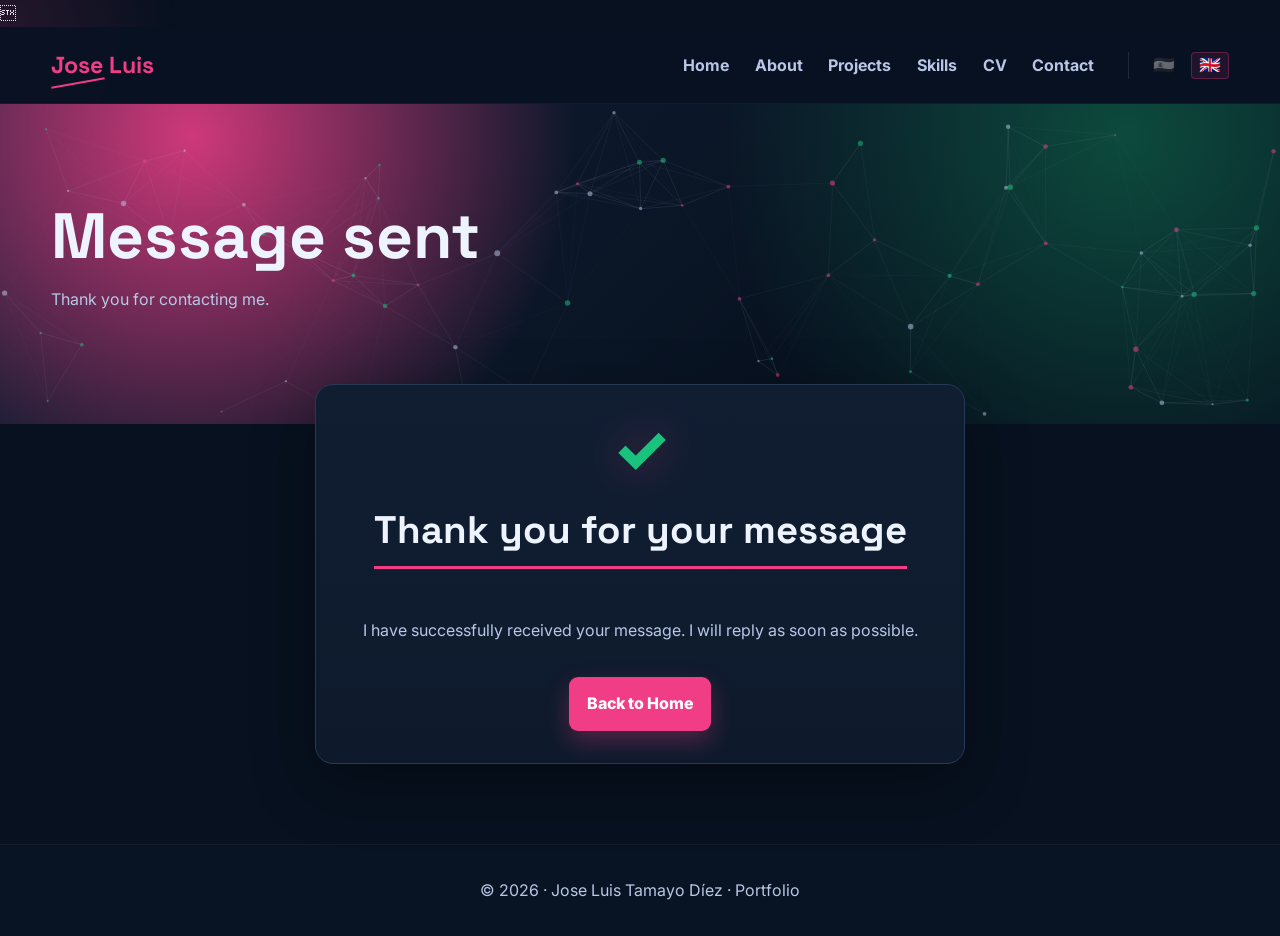
<file: gracias-en.html>
<!DOCTYPE html>
<html lang="en">

<head>
    <meta charset="UTF-8">
    <meta name="viewport" content="width=device-width, initial-scale=1.0">
    <title>Thank You | Jose Luis Tamayo</title>
    <meta name="robots" content="noindex">
    <meta name="description" content="Message successfully sent to Jose Luis Tamayo Díez.">
    <link rel="icon" href="images/favicon.svg" type="image/svg+xml">
    <link rel="preconnect" href="https://fonts.googleapis.com">
    <link rel="preconnect" href="https://fonts.gstatic.com" crossorigin>
    <link rel="preload"
        href="https://fonts.googleapis.com/css2?family=Inter:wght@400;500;600;700;800&family=Space+Grotesk:wght@500;600;700&display=swap"
        as="style" crossorigin>
    <link href="https://fonts.googleapis.com/css2?family=Inter:wght@400;500;600;700;800&family=Space+Grotesk:wght@500;600;700&display=swap" rel="stylesheet">

    <link rel="stylesheet" href="css/styles.css">

    <meta property="og:type" content="website" />
    <meta property="og:locale" content="en_GB" />
    <meta property="og:title" content="Thank You | Jose Luis Tamayo" />
    <meta property="og:description" content="Telecommunications Engineer: web development, automation and data." />
    <meta property="og:image" content="https://joseluistamayo.netlify.app/images/portada-compartir.jpg?v=2" />
    <meta property="og:image:width" content="1200" />
    <meta property="og:image:height" content="630" />
    <meta property="og:url" content="https://joseluistamayo.netlify.app/gracias-en.html" />
    <meta name="twitter:card" content="summary_large_image" />
</head>

<body>
    <div id="mouse-glow"></div>

    <nav class="navbar">
        <div class="container nav-inner">
            <a class="brand" href="index-en.html#home">Jose Luis</a>
            <button class="menu-toggle" type="button" aria-label="Open menu" aria-expanded="false">☰</button>

            <div class="nav-links">
                <a href="index-en.html#home">Home</a>
                <a href="index-en.html#about">About</a>
                <a href="proyectos-en.html">Projects</a>
                <a href="habilidades-en.html">Skills</a>
                <a href="cv-en.html">CV</a>
                <a href="index-en.html#contact">Contact</a>

                <div class="lang-switch">
                    <a href="gracias.html" title="Cambiar a Español">🇪🇸</a>
                    <span class="active" title="English">🇬🇧</span>
                </div>
            </div>
        </div>
    </nav>

    <header class="page-hero">
        <canvas id="particles"></canvas>
        <div class="container">
            <h1>Message sent</h1>
            <p>Thank you for contacting me.</p>
        </div>
    </header>

    <main class="container page-content">
        <div class="panel thanks-panel reveal">
            <div class="thanks-icon">✓</div>
            <h2>Thank you for your message</h2>
            <p>
                I have successfully received your message. I will reply as soon as possible.
            </p>

            <div class="hero-actions center-actions">
                <a class="btn primary" href="index-en.html">Back to Home</a>
            </div>
        </div>
    </main>

    <footer>© 2026 · Jose Luis Tamayo Díez · Portfolio</footer>

    <script src="js/main.js"></script>
</body>

</html>
</file>
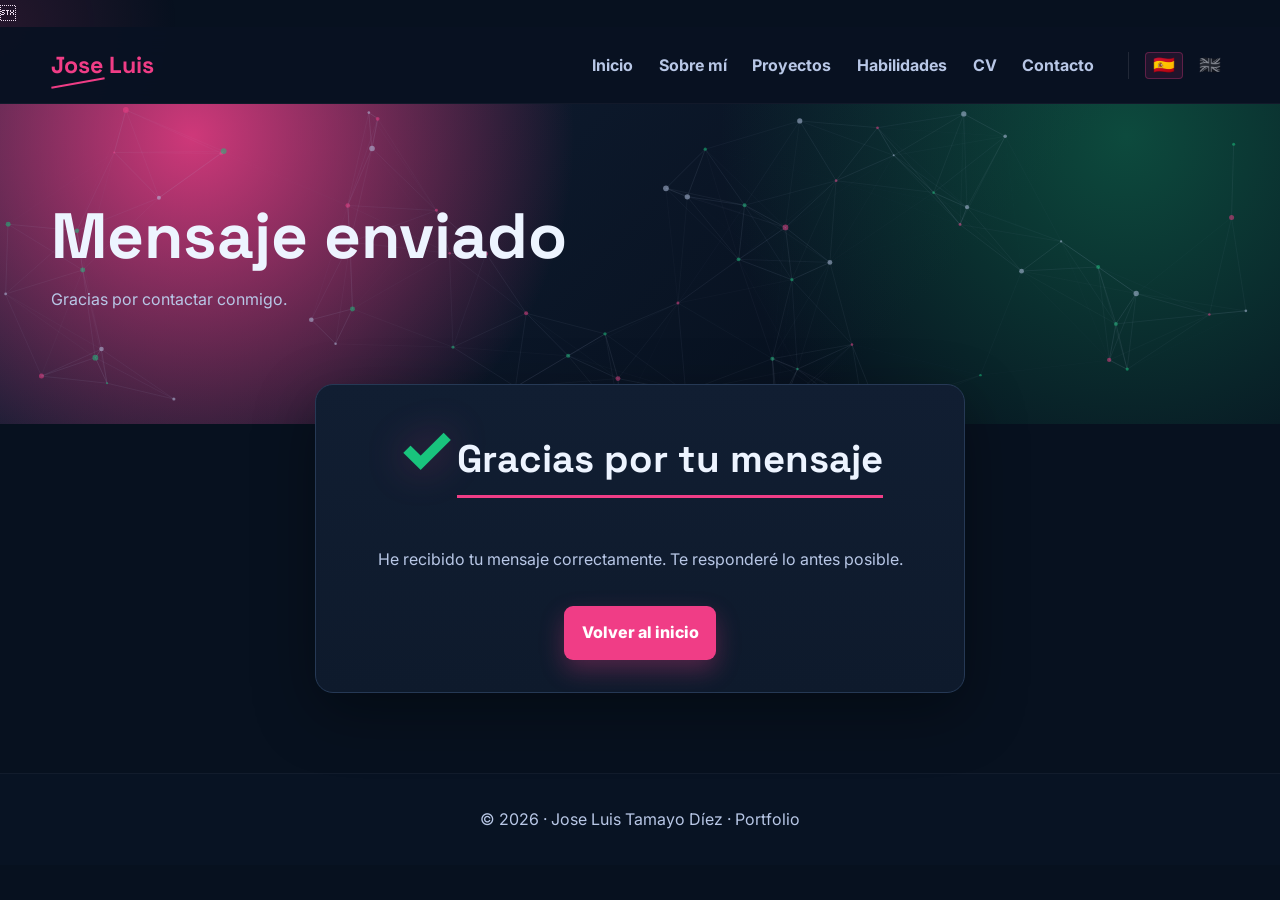
<file: gracias.html>
<!DOCTYPE html>
<html lang="es">

<head>
    <meta charset="UTF-8">
    <meta name="viewport" content="width=device-width, initial-scale=1.0">
    <title>Gracias | Jose Luis Tamayo</title>
    <meta name="robots" content="noindex">
    <meta name="description" content="Mensaje enviado correctamente a Jose Luis Tamayo Díez.">
    <link rel="icon" href="images/favicon.svg" type="image/svg+xml">
    <link rel="preconnect" href="https://fonts.googleapis.com">
    <link rel="preconnect" href="https://fonts.gstatic.com" crossorigin>
    <link rel="preload"
        href="https://fonts.googleapis.com/css2?family=Inter:wght@400;500;600;700;800&family=Space+Grotesk:wght@500;600;700&display=swap"
        as="style" crossorigin>
    <link href="https://fonts.googleapis.com/css2?family=Inter:wght@400;500;600;700;800&family=Space+Grotesk:wght@500;600;700&display=swap" rel="stylesheet">

    <link rel="stylesheet" href="css/styles.css">

    <meta property="og:type" content="website" />
    <meta property="og:locale" content="es_ES" />
    <meta property="og:title" content="Gracias | Jose Luis Tamayo" />
    <meta property="og:description" content="Ingeniero de Telecomunicaciones: desarrollo web, automatización y datos." />
    <meta property="og:image" content="https://joseluistamayo.netlify.app/images/portada-compartir.jpg?v=2" />
    <meta property="og:image:width" content="1200" />
    <meta property="og:image:height" content="630" />
    <meta property="og:url" content="https://joseluistamayo.netlify.app/gracias.html" />
    <meta name="twitter:card" content="summary_large_image" />
</head>

<body>
    <div id="mouse-glow"></div>

    <nav class="navbar">
        <div class="container nav-inner">
            <a class="brand" href="index.html#inicio">Jose Luis</a>
            <button class="menu-toggle" type="button" aria-label="Abrir menú" aria-expanded="false">☰</button>

            <div class="nav-links">
                <a href="index.html#inicio">Inicio</a>
                <a href="index.html#sobre-mi">Sobre mí</a>
                <a href="proyectos.html">Proyectos</a>
                <a href="habilidades.html">Habilidades</a>
                <a href="cv.html">CV</a>
                <a href="index.html#contacto">Contacto</a>

                <div class="lang-switch">
                    <span class="active" title="Español">🇪🇸</span>
                    <a href="gracias-en.html" title="Switch to English">🇬🇧</a>
                </div>
            </div>
        </div>
    </nav>

    <header class="page-hero">
        <canvas id="particles"></canvas>
        <div class="container">
            <h1>Mensaje enviado</h1>
            <p>Gracias por contactar conmigo.</p>
        </div>
    </header>

    <main class="container page-content">
        <div class="panel thanks-panel reveal">
            <div class="thanks-icon">✓</div>
            <h2>Gracias por tu mensaje</h2>
            <p>
                He recibido tu mensaje correctamente. Te responderé lo antes posible.
            </p>

            <div class="hero-actions center-actions">
                <a class="btn primary" href="index.html">Volver al inicio</a>
            </div>
        </div>
    </main>

    <footer>© 2026 · Jose Luis Tamayo Díez · Portfolio</footer>

    <script src="js/main.js"></script>
</body>

</html>
</file>
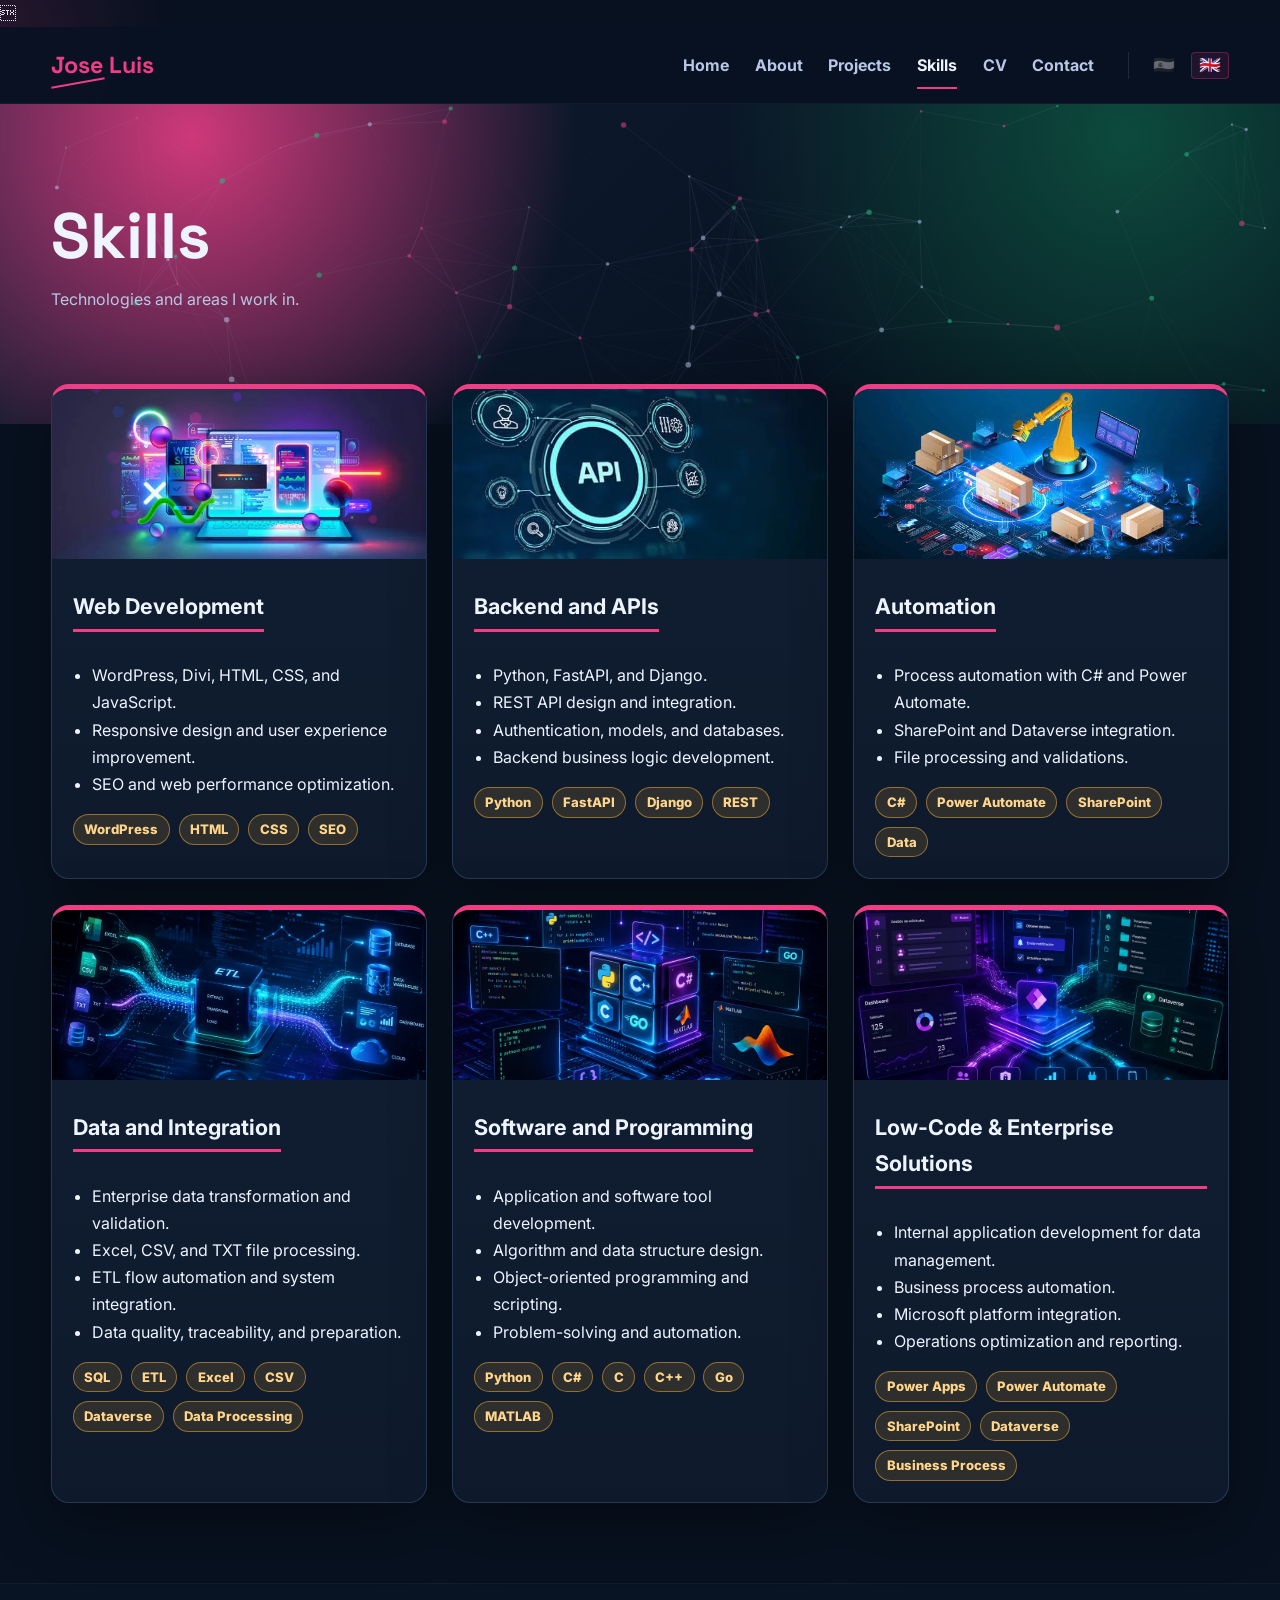
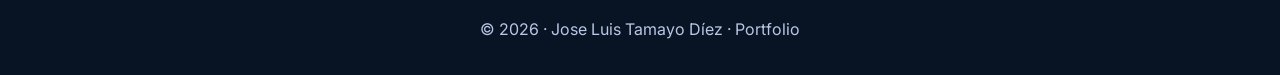
<file: habilidades-en.html>
<!DOCTYPE html>
<html lang="en">

<head>
    <meta charset="UTF-8">
    <meta name="viewport" content="width=device-width, initial-scale=1.0">
    <title>Skills | Jose Luis Tamayo</title>
    <meta name="description" content="Technical skills of Jose Luis Tamayo Díez: web development, Python backend, automation, data and low-code solutions.">
    <link rel="icon" href="images/favicon.svg" type="image/svg+xml">
    <link rel="preconnect" href="https://fonts.googleapis.com">
    <link rel="preconnect" href="https://fonts.gstatic.com" crossorigin>
    <link rel="preload"
        href="https://fonts.googleapis.com/css2?family=Inter:wght@400;500;600;700;800&family=Space+Grotesk:wght@500;600;700&display=swap"
        as="style" crossorigin>
    <link href="https://fonts.googleapis.com/css2?family=Inter:wght@400;500;600;700;800&family=Space+Grotesk:wght@500;600;700&display=swap" rel="stylesheet">

    <link rel="stylesheet" href="css/styles.css">

    <meta property="og:type" content="website" />
    <meta property="og:locale" content="en_GB" />
    <meta property="og:title" content="Skills | Jose Luis Tamayo" />
    <meta property="og:description" content="Telecommunications Engineer: web development, automation and data." />
    <meta property="og:image" content="https://joseluistamayo.netlify.app/images/portada-compartir.jpg?v=2" />
    <meta property="og:image:width" content="1200" />
    <meta property="og:image:height" content="630" />
    <meta property="og:url" content="https://joseluistamayo.netlify.app/habilidades-en.html" />
    <meta name="twitter:card" content="summary_large_image" />
    <link rel="canonical" href="https://joseluistamayo.netlify.app/habilidades-en.html" />
    <link rel="alternate" hreflang="es" href="https://joseluistamayo.netlify.app/habilidades.html" />
    <link rel="alternate" hreflang="en" href="https://joseluistamayo.netlify.app/habilidades-en.html" />
    <link rel="alternate" hreflang="x-default" href="https://joseluistamayo.netlify.app/habilidades.html" />
</head>

<body>
    <div id="mouse-glow"></div>
    <nav class="navbar">
        <div class="container nav-inner"><a class="brand" href="index-en.html#home">Jose Luis</a><button class="menu-toggle" type="button" aria-label="Open menu" aria-expanded="false">☰</button>
            <div class="nav-links"><a href="index-en.html#home">Home</a>
                <a href="index-en.html#about">About</a>
                <a href="proyectos-en.html">Projects</a>
                <a class="active" href="habilidades-en.html">Skills</a>
                <a href="cv-en.html">CV</a>
                <a href="index-en.html#contact">Contact</a>

                <div class="lang-switch">
                    <a href="habilidades.html" title="Cambiar a Español">🇪🇸</a>
                    <span class="active" title="English">🇬🇧</span>
                </div>
            </div>
        </div>
    </nav>
    <header class="page-hero"><canvas id="particles"></canvas>
        <div class="container">
            <h1>Skills</h1>
            <p>Technologies and areas I work in.</p>
        </div>
    </header>
    <main class="container page-content">
        <div class="cards three">
            <article class="card skill reveal"><img src="images/desarrollo-web.webp" alt="Web Development"
                    loading="lazy">
                <div class="card-body">
                    <h3>Web Development</h3>
                    <ul>
                        <li>WordPress, Divi, HTML, CSS, and JavaScript.</li>
                        <li>Responsive design and user experience improvement.</li>
                        <li>SEO and web performance optimization.</li>
                    </ul>
                    <div class="tags"><span>WordPress</span><span>HTML</span><span>CSS</span><span>SEO</span></div>
                </div>
            </article>
            <article class="card skill reveal"><img src="images/api.webp" alt="Backend" loading="lazy">
                <div class="card-body">
                    <h3>Backend and APIs</h3>
                    <ul>
                        <li>Python, FastAPI, and Django.</li>
                        <li>REST API design and integration.</li>
                        <li>Authentication, models, and databases.</li>
                        <li>Backend business logic development.</li>
                    </ul>
                    <div class="tags">
                        <span>Python</span>
                        <span>FastAPI</span>
                        <span>Django</span>
                        <span>REST</span>
                    </div>
                </div>
            </article>
            <article class="card skill reveal"><img src="images/automation.webp" alt="Automation" loading="lazy">
                <div class="card-body">
                    <h3>Automation</h3>
                    <ul>
                        <li>Process automation with C# and Power Automate.</li>
                        <li>SharePoint and Dataverse integration.</li>
                        <li>File processing and validations.</li>
                    </ul>
                    <div class="tags">
                        <span>C#</span>
                        <span>Power Automate</span>
                        <span>SharePoint</span>
                        <span>Data</span>
                    </div>
                </div>
            </article>
            <article class="card skill reveal"><img src="images/etl.webp" alt="Data" loading="lazy">
                <div class="card-body">
                    <h3>Data and Integration</h3>
                    <ul>
                        <li>Enterprise data transformation and validation.</li>
                        <li>Excel, CSV, and TXT file processing.</li>
                        <li>ETL flow automation and system integration.</li>
                        <li>Data quality, traceability, and preparation.</li>
                    </ul>
                    <div class="tags">
                        <span>SQL</span>
                        <span>ETL</span>
                        <span>Excel</span>
                        <span>CSV</span>
                        <span>Dataverse</span>
                        <span>Data Processing</span>
                    </div>
                </div>
            </article>
            <article class="card skill reveal"><img src="images/sw.webp" alt="Software" loading="lazy">
                <div class="card-body">
                    <h3>Software and Programming</h3>
                    <ul>
                        <li>Application and software tool development.</li>
                        <li>Algorithm and data structure design.</li>
                        <li>Object-oriented programming and scripting.</li>
                        <li>Problem-solving and automation.</li>
                    </ul>
                    <div class="tags">
                        <span>Python</span>
                        <span>C#</span>
                        <span>C</span>
                        <span>C++</span>
                        <span>Go</span>
                        <span>MATLAB</span>
                    </div>
                </div>
            </article>
            <article class="card skill reveal"><img src="images/low-code.webp" alt="Enterprise Solutions" loading="lazy">
                <div class="card-body">
                    <h3>Low-Code & Enterprise Solutions</h3>
                    <ul>
                        <li>Internal application development for data management.</li>
                        <li>Business process automation.</li>
                        <li>Microsoft platform integration.</li>
                        <li>Operations optimization and reporting.</li>
                    </ul>
                    <div class="tags">
                        <span>Power Apps</span>
                        <span>Power Automate</span>
                        <span>SharePoint</span>
                        <span>Dataverse</span>
                        <span>Business Process</span>
                    </div>
                </div>
            </article>
        </div>
    </main><button id="back-to-top" type="button" title="Back to top" aria-label="Back to top">↑</button>
    <footer>© 2026 · Jose Luis Tamayo Díez · Portfolio</footer>
    <script src="js/main.js"></script>
</body>

</html>
</file>
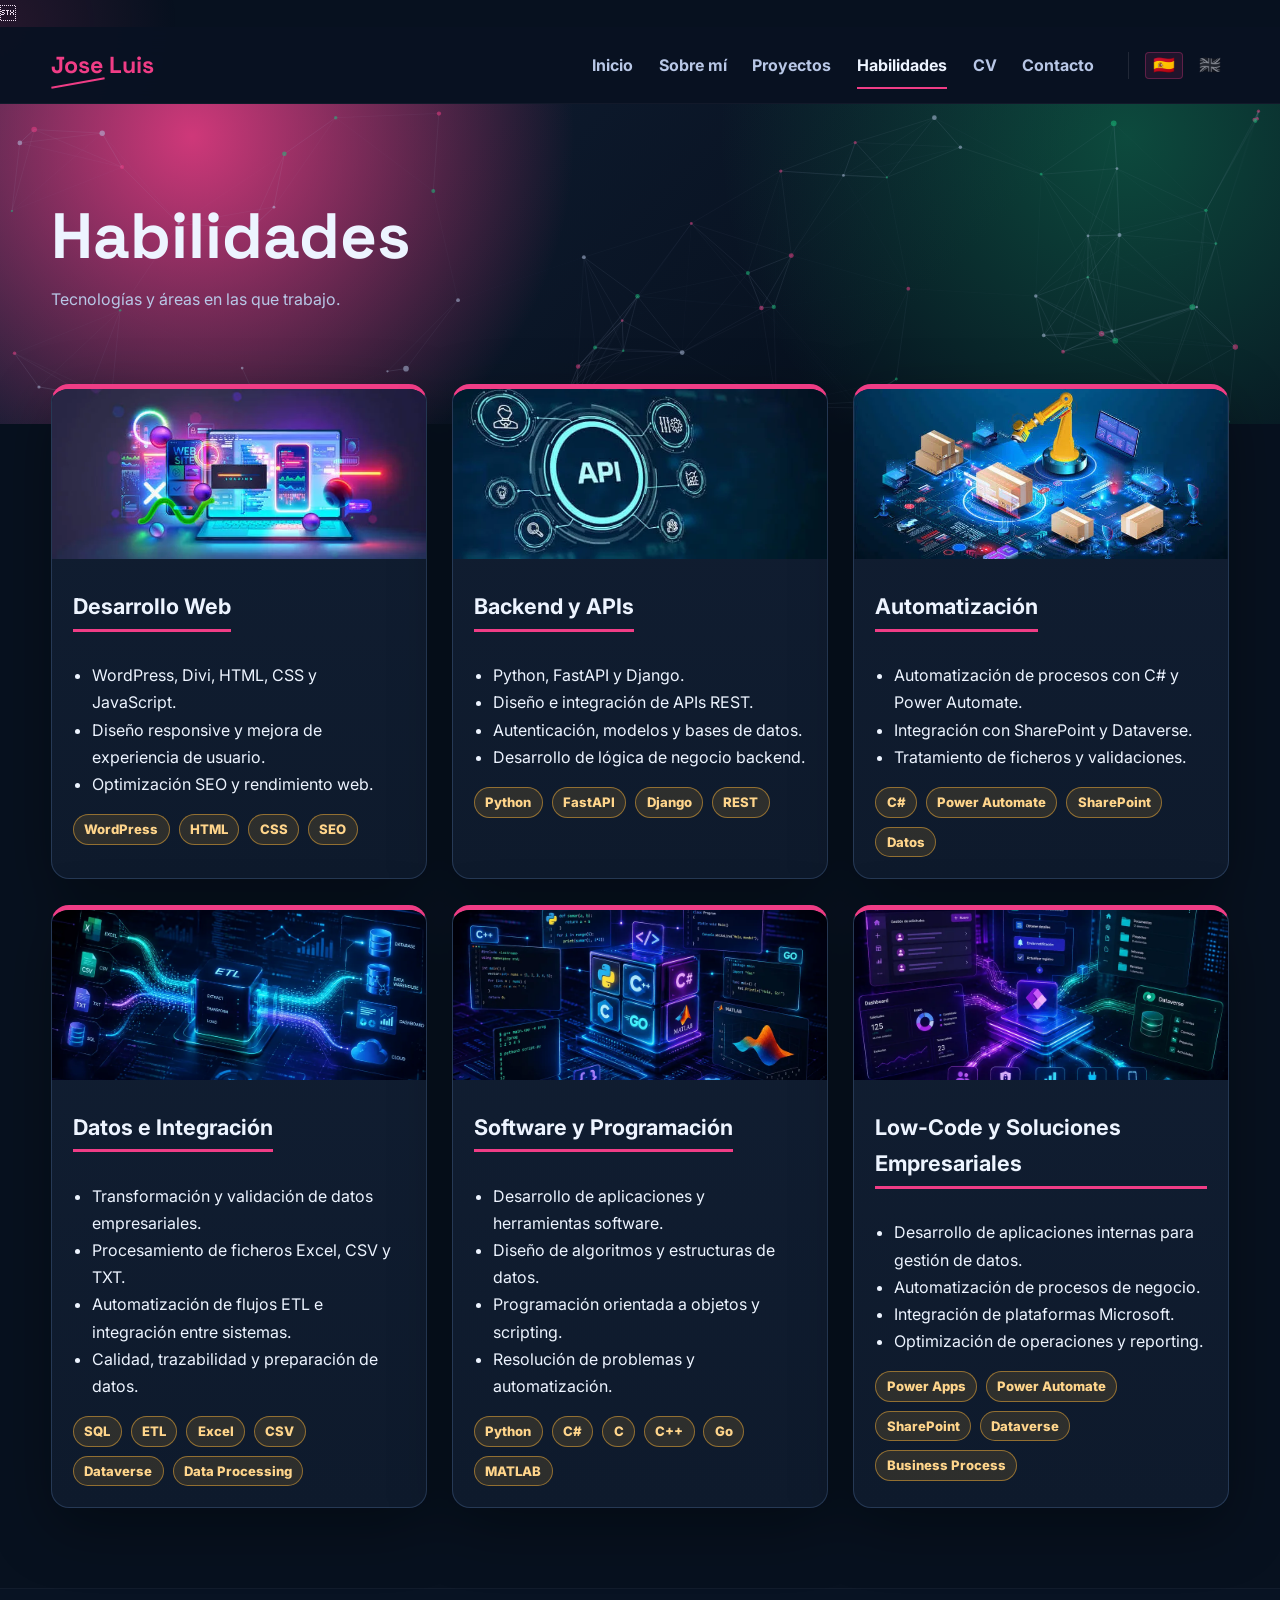
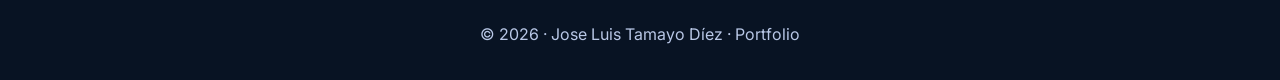
<file: habilidades.html>
<!DOCTYPE html>
<html lang="es">

<head>
    <meta charset="UTF-8">
    <meta name="viewport" content="width=device-width, initial-scale=1.0">
    <title>Habilidades | Jose Luis Tamayo</title>
    <meta name="description" content="Habilidades técnicas de Jose Luis Tamayo Díez: desarrollo web, backend con Python, automatización, datos y soluciones low-code.">
    <link rel="icon" href="images/favicon.svg" type="image/svg+xml">
    <link rel="preconnect" href="https://fonts.googleapis.com">
    <link rel="preconnect" href="https://fonts.gstatic.com" crossorigin>
    <link rel="preload"
        href="https://fonts.googleapis.com/css2?family=Inter:wght@400;500;600;700;800&family=Space+Grotesk:wght@500;600;700&display=swap"
        as="style" crossorigin>
    <link href="https://fonts.googleapis.com/css2?family=Inter:wght@400;500;600;700;800&family=Space+Grotesk:wght@500;600;700&display=swap" rel="stylesheet">

    <link rel="stylesheet" href="css/styles.css">

    <meta property="og:type" content="website" />
    <meta property="og:locale" content="es_ES" />
    <meta property="og:title" content="Habilidades | Jose Luis Tamayo" />
    <meta property="og:description" content="Ingeniero de Telecomunicaciones: desarrollo web, automatización y datos." />
    <meta property="og:image" content="https://joseluistamayo.netlify.app/images/portada-compartir.jpg?v=2" />
    <meta property="og:image:width" content="1200" />
    <meta property="og:image:height" content="630" />
    <meta property="og:url" content="https://joseluistamayo.netlify.app/habilidades.html" />
    <meta name="twitter:card" content="summary_large_image" />
    <link rel="canonical" href="https://joseluistamayo.netlify.app/habilidades.html" />
    <link rel="alternate" hreflang="es" href="https://joseluistamayo.netlify.app/habilidades.html" />
    <link rel="alternate" hreflang="en" href="https://joseluistamayo.netlify.app/habilidades-en.html" />
    <link rel="alternate" hreflang="x-default" href="https://joseluistamayo.netlify.app/habilidades.html" />
</head>

<body>
    <div id="mouse-glow"></div>
    <nav class="navbar">
        <div class="container nav-inner"><a class="brand" href="index.html#inicio">Jose Luis</a><button class="menu-toggle" type="button" aria-label="Abrir menú" aria-expanded="false">☰</button>
            <div class="nav-links"><a href="index.html#inicio">Inicio</a>
                <a href="index.html#sobre-mi">Sobre mí</a>
                <a href="proyectos.html">Proyectos</a>
                <a class="active" href="habilidades.html">Habilidades</a>
                <a href="cv.html">CV</a>
                <a href="index.html#contacto">Contacto</a>

                <div class="lang-switch">
                    <span class="active" title="Español">🇪🇸</span>
                    <a href="habilidades-en.html" title="Switch to English">🇬🇧</a>
                </div>
            </div>
        </div>
    </nav>
    <header class="page-hero"><canvas id="particles"></canvas>
        <div class="container">
            <h1>Habilidades</h1>
            <p>Tecnologías y áreas en las que trabajo.</p>
        </div>
    </header>
    <main class="container page-content">
        <div class="cards three">
            <article class="card skill reveal"><img src="images/desarrollo-web.webp" alt="Desarrollo web" loading="lazy">
                <div class="card-body">
                    <h3>Desarrollo Web</h3>
                    <ul>
                        <li>WordPress, Divi, HTML, CSS y JavaScript.</li>
                        <li>Diseño responsive y mejora de experiencia de usuario.</li>
                        <li>Optimización SEO y rendimiento web.</li>
                    </ul>
                    <div class="tags"><span>WordPress</span><span>HTML</span><span>CSS</span><span>SEO</span></div>
                </div>
            </article>
            <article class="card skill reveal"><img src="images/api.webp" alt="Backend" loading="lazy">
                <div class="card-body">
                    <h3>Backend y APIs</h3>
                    <ul>
                        <li>Python, FastAPI y Django.</li>
                        <li>Diseño e integración de APIs REST.</li>
                        <li>Autenticación, modelos y bases de datos.</li>
                        <li>Desarrollo de lógica de negocio backend.</li>
                    </ul>
                    <div class="tags">
                        <span>Python</span>
                        <span>FastAPI</span>
                        <span>Django</span>
                        <span>REST</span>
                    </div>
                </div>
            </article>
            <article class="card skill reveal"><img src="images/automation.webp" alt="Automatización" loading="lazy">
                <div class="card-body">
                    <h3>Automatización</h3>
                    <ul>
                        <li>Automatización de procesos con C# y Power Automate.</li>
                        <li>Integración con SharePoint y Dataverse.</li>
                        <li>Tratamiento de ficheros y validaciones.</li>
                    </ul>
                    <div class="tags">
                        <span>C#</span>
                        <span>Power Automate</span>
                        <span>SharePoint</span>
                        <span>Datos</span>
                    </div>
                </div>
            </article>
            <article class="card skill reveal"><img src="images/etl.webp" alt="Datos" loading="lazy">
                <div class="card-body">
                    <h3>Datos e Integración</h3>
                    <ul>
                        <li>Transformación y validación de datos empresariales.</li>
                        <li>Procesamiento de ficheros Excel, CSV y TXT.</li>
                        <li>Automatización de flujos ETL e integración entre sistemas.</li>
                        <li>Calidad, trazabilidad y preparación de datos.</li>
                    </ul>
                    <div class="tags">
                        <span>SQL</span>
                        <span>ETL</span>
                        <span>Excel</span>
                        <span>CSV</span>
                        <span>Dataverse</span>
                        <span>Data Processing</span>
                    </div>
                </div>
            </article>
            <article class="card skill reveal"><img src="images/sw.webp" alt="Software y programación" loading="lazy">
                <div class="card-body">
                    <h3>Software y Programación</h3>
                    <ul>
                        <li>Desarrollo de aplicaciones y herramientas software.</li>
                        <li>Diseño de algoritmos y estructuras de datos.</li>
                        <li>Programación orientada a objetos y scripting.</li>
                        <li>Resolución de problemas y automatización.</li>
                    </ul>
                    <div class="tags">
                        <span>Python</span>
                        <span>C#</span>
                        <span>C</span>
                        <span>C++</span>
                        <span>Go</span>
                        <span>MATLAB</span>
                    </div>
                </div>
            </article>
            <article class="card skill reveal"><img src="images/low-code.webp" alt="Low-Code y soluciones empresariales" loading="lazy">
                <div class="card-body">
                    <h3>Low-Code y Soluciones Empresariales</h3>
                    <ul>
                        <li>Desarrollo de aplicaciones internas para gestión de datos.</li>
                        <li>Automatización de procesos de negocio.</li>
                        <li>Integración de plataformas Microsoft.</li>
                        <li>Optimización de operaciones y reporting.</li>
                    </ul>
                    <div class="tags">
                        <span>Power Apps</span>
                        <span>Power Automate</span>
                        <span>SharePoint</span>
                        <span>Dataverse</span>
                        <span>Business Process</span>
                    </div>
                </div>
            </article>
        </div>
    </main><button id="back-to-top" type="button" title="Volver arriba" aria-label="Volver arriba">↑</button>
    <footer>© 2026 · Jose Luis Tamayo Díez · Portfolio</footer>
    <script src="js/main.js"></script>
</body>

</html>
</file>
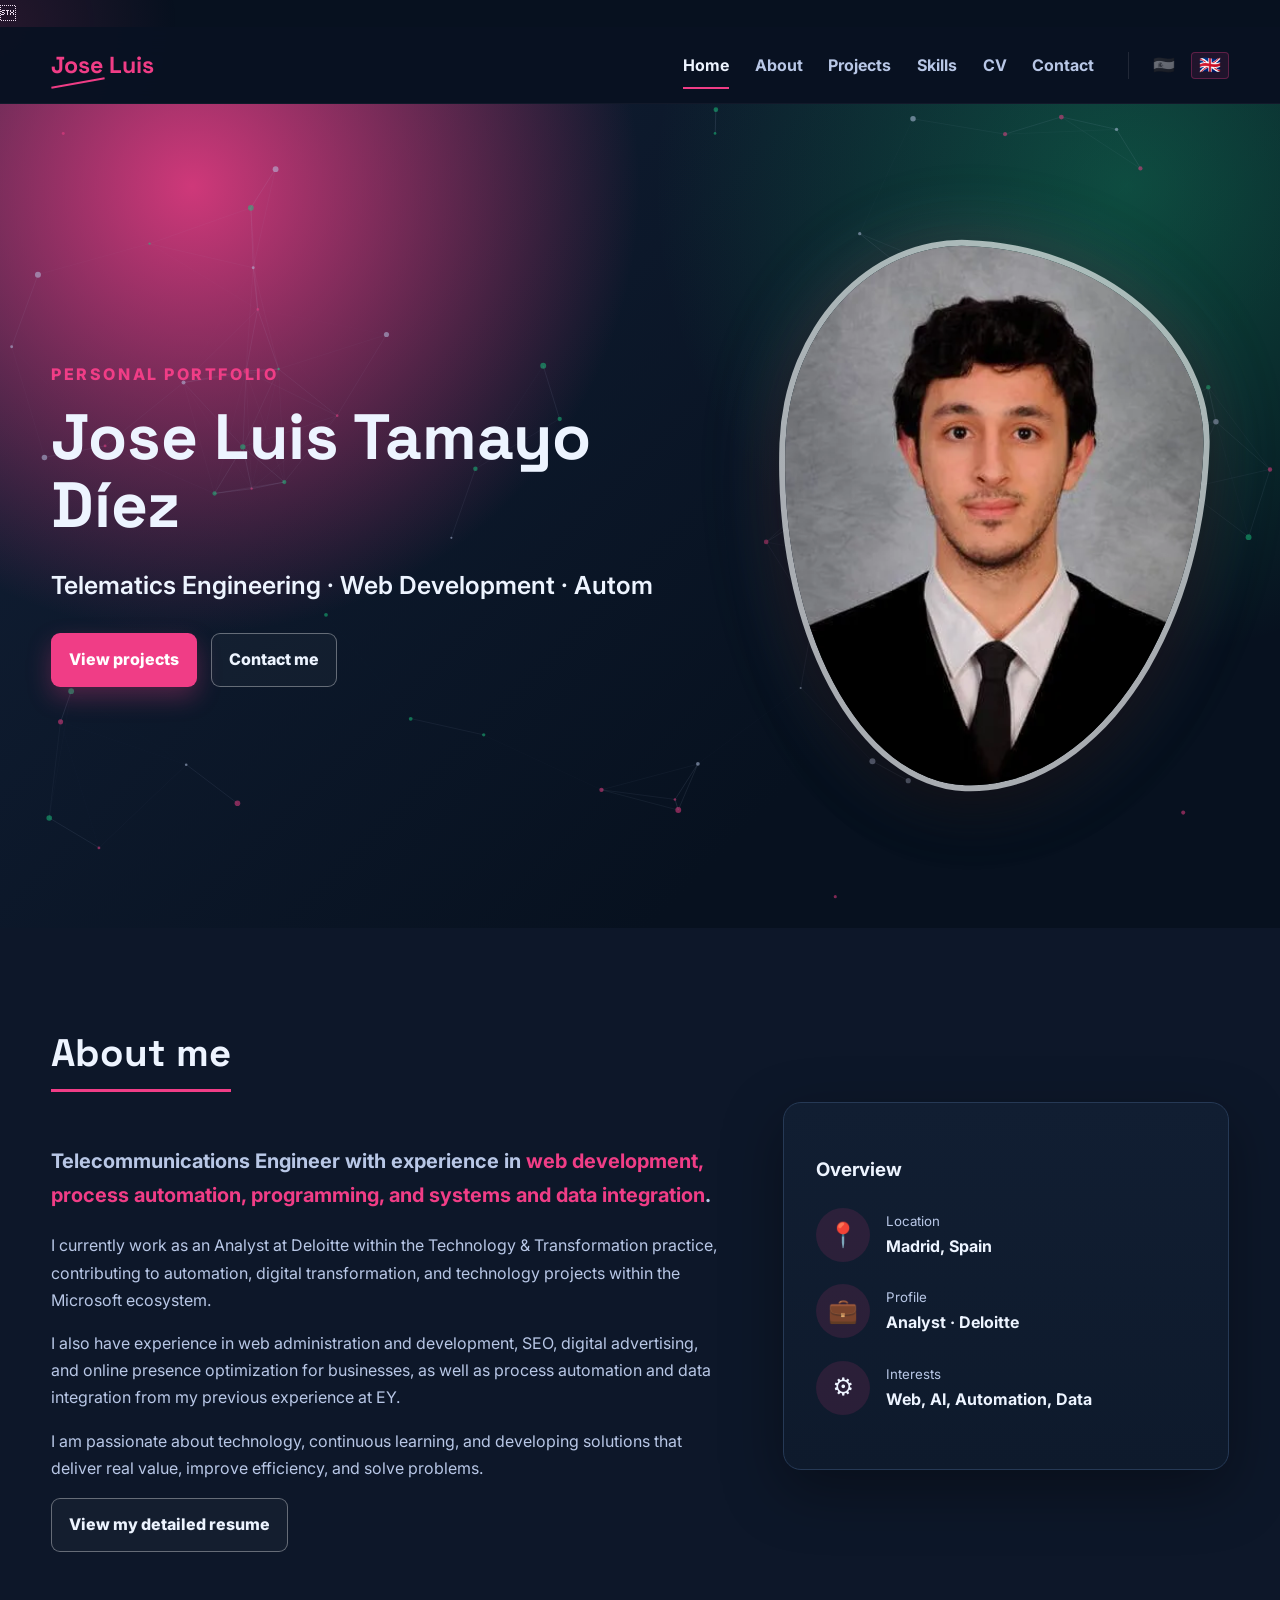
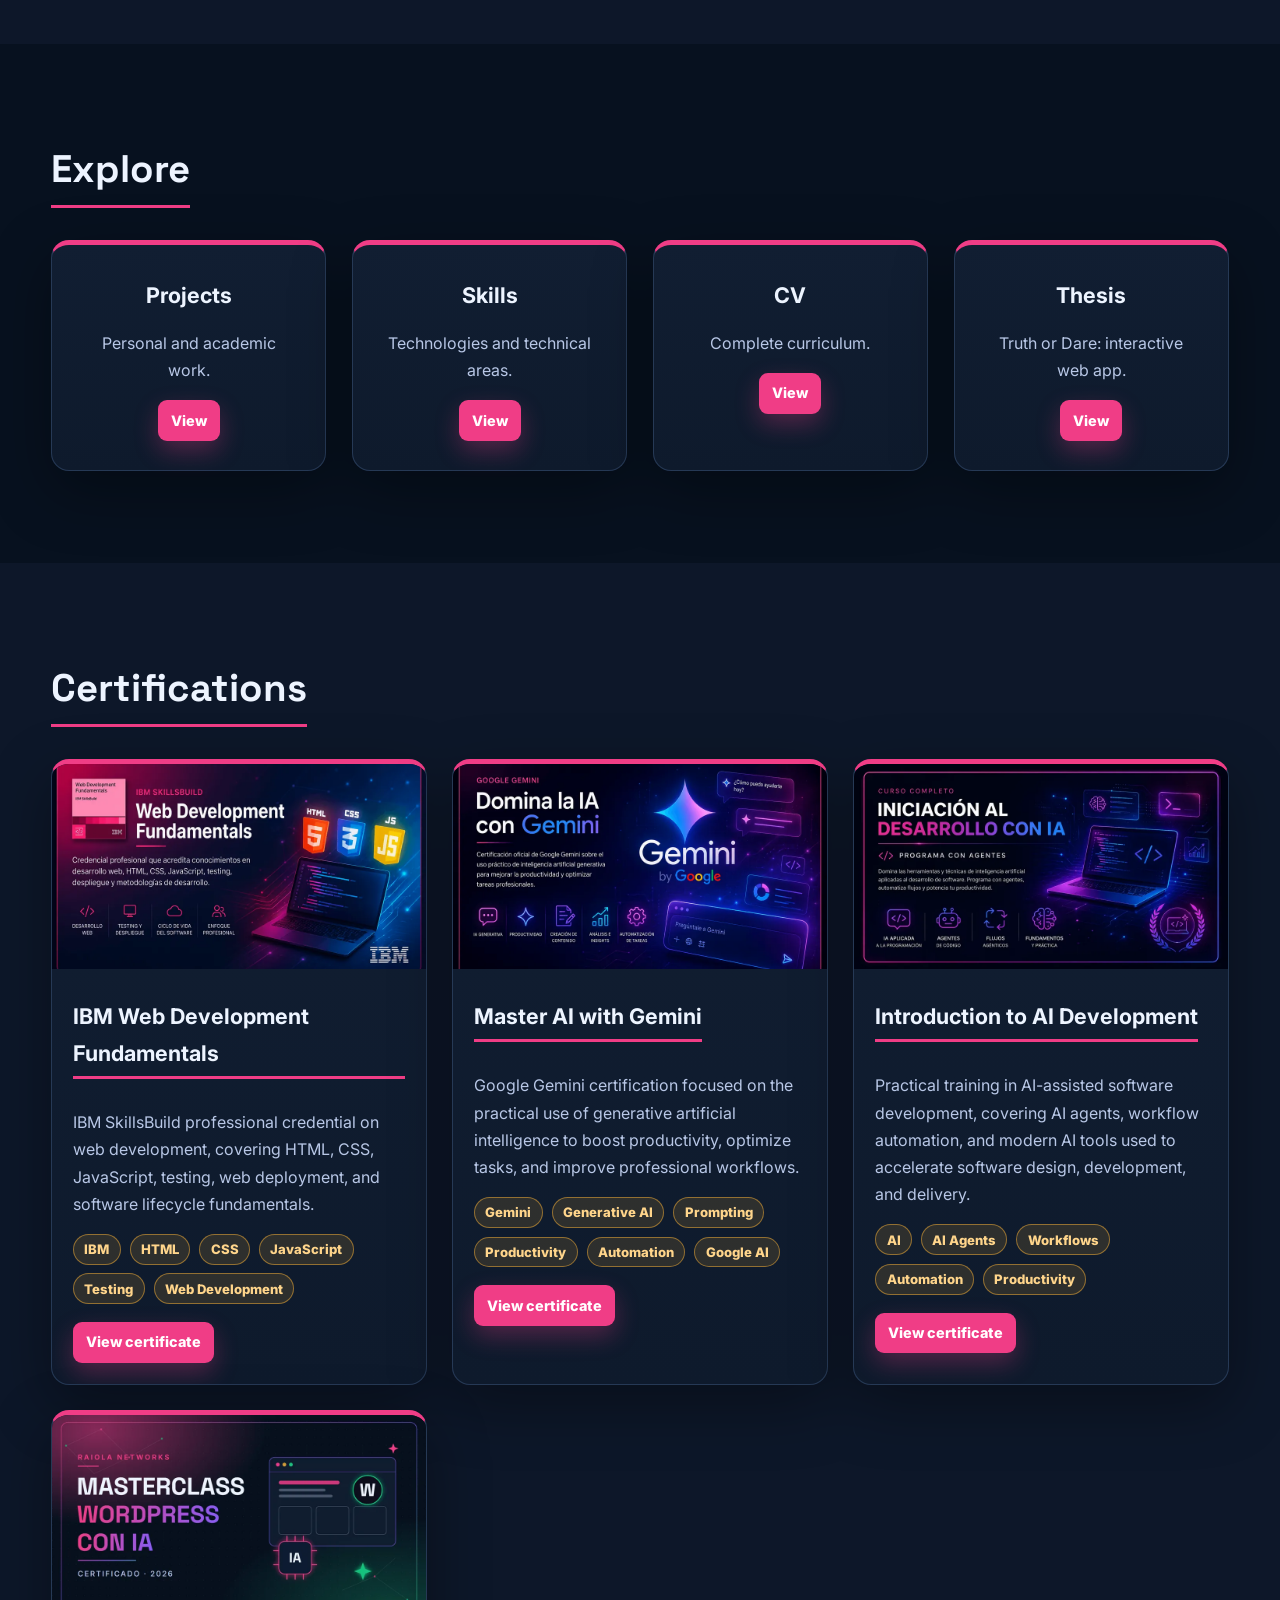
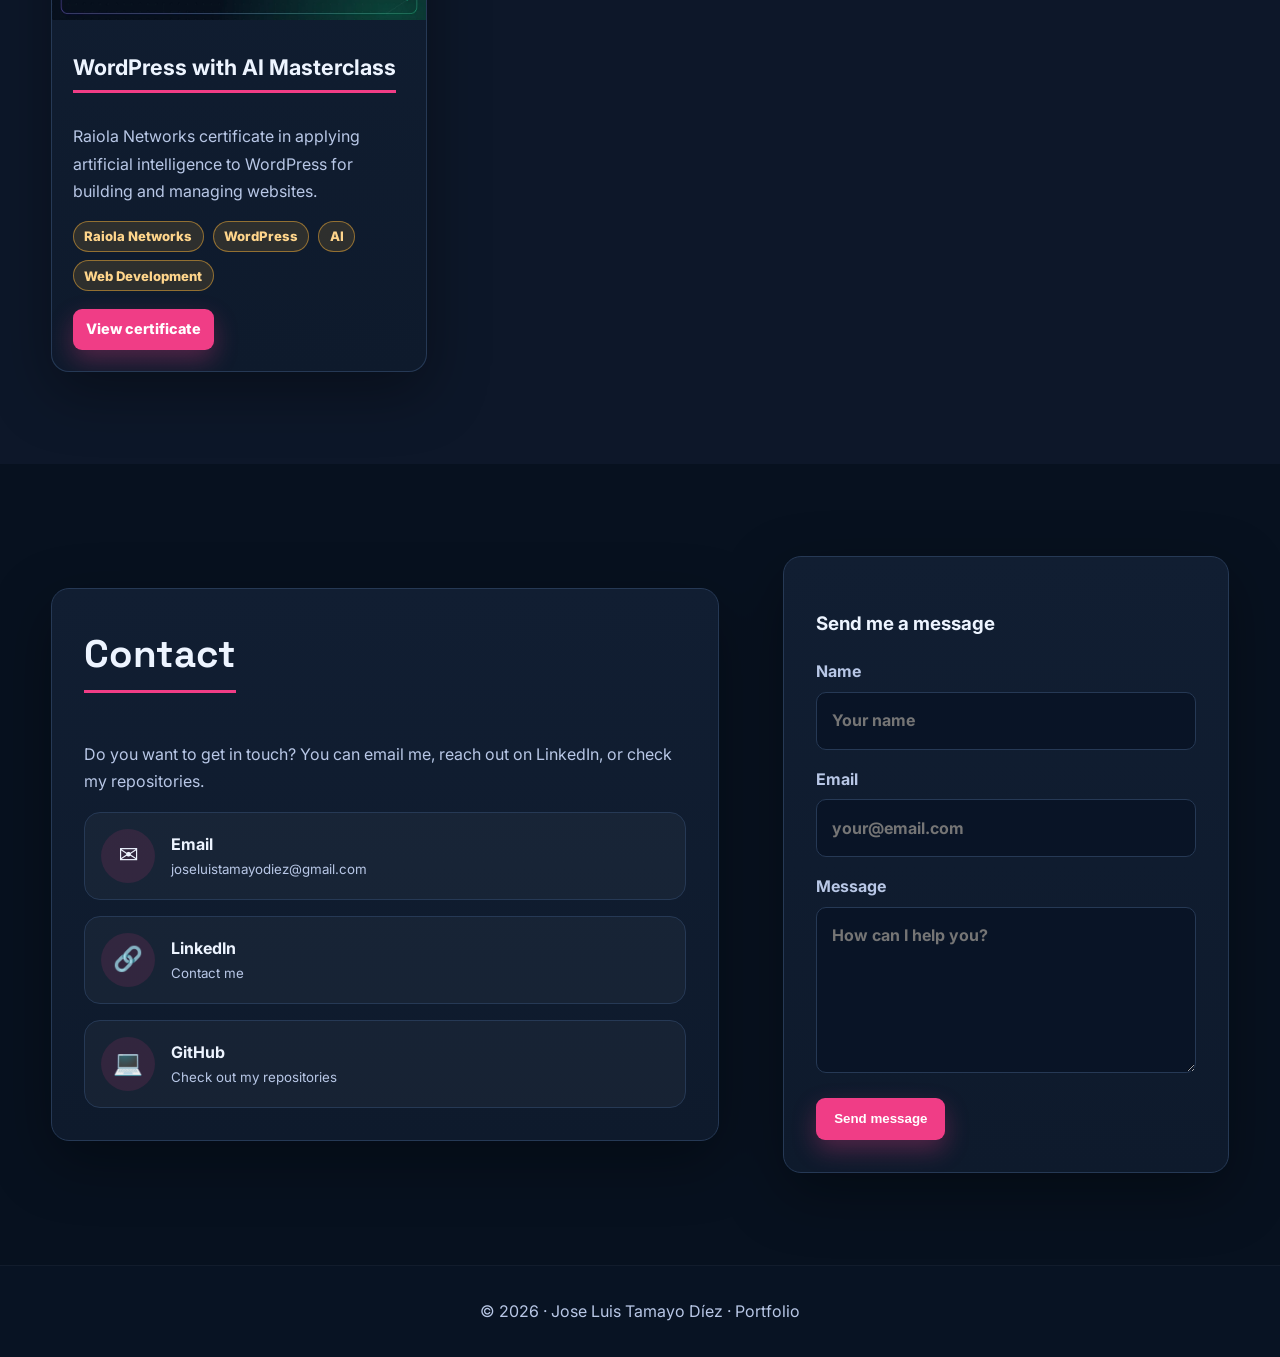
<file: index-en.html>
<!DOCTYPE html>
<html lang="en">

<head>
    <meta charset="UTF-8" />
    <meta name="viewport" content="width=device-width, initial-scale=1.0" />
    <title>Jose Luis Tamayo Díez | Portfolio</title>
    <meta name="description"
        content="Jose Luis Tamayo Díez's Portfolio: Telematics Engineering, web development, automation, data, and technology." />
    <link rel="icon" href="images/favicon.svg" type="image/svg+xml" />
    <link rel="preconnect" href="https://fonts.googleapis.com">
    <link rel="preconnect" href="https://fonts.gstatic.com" crossorigin>
    <link rel="preload"
        href="https://fonts.googleapis.com/css2?family=Inter:wght@400;500;600;700;800&family=Space+Grotesk:wght@500;600;700&display=swap"
        as="style" crossorigin>
    <link href="https://fonts.googleapis.com/css2?family=Inter:wght@400;500;600;700;800&family=Space+Grotesk:wght@500;600;700&display=swap" rel="stylesheet">

    <link rel="stylesheet" href="css/styles.css" />

    <meta property="og:type" content="website" />
    <meta property="og:locale" content="en_GB" />
    <meta property="og:title" content="Jose Luis Tamayo Díez | Portfolio" />
    <meta property="og:description" content="Telecommunications Engineer: web development, automation and data." />
    <meta property="og:image" content="https://joseluistamayo.netlify.app/images/portada-compartir.jpg?v=2" />
    <meta property="og:image:width" content="1200" />
    <meta property="og:image:height" content="630" />
    <meta property="og:url" content="https://joseluistamayo.netlify.app/index-en.html" />
    <meta name="twitter:card" content="summary_large_image" />
    <link rel="canonical" href="https://joseluistamayo.netlify.app/index-en.html" />
    <link rel="alternate" hreflang="es" href="https://joseluistamayo.netlify.app/" />
    <link rel="alternate" hreflang="en" href="https://joseluistamayo.netlify.app/index-en.html" />
    <link rel="alternate" hreflang="x-default" href="https://joseluistamayo.netlify.app/" />
</head>

<body>
    <div id="mouse-glow"></div>
    <nav class="navbar">
        <div class="container nav-inner">
            <a class="brand" href="index-en.html#home">Jose Luis</a>
            <button class="menu-toggle" type="button" aria-label="Open menu" aria-expanded="false">☰</button>
            <div class="nav-links">
                <a class="active" href="index-en.html#home">Home</a>
                <a href="index-en.html#about">About</a>
                <a href="proyectos-en.html">Projects</a>
                <a href="habilidades-en.html">Skills</a>
                <a href="cv-en.html">CV</a>
                <a href="index-en.html#contact">Contact</a>

                <div class="lang-switch">
                    <a href="index.html" title="Cambiar a Español">🇪🇸</a>
                    <span class="active" title="English">🇬🇧</span>
                </div>
            </div>
        </div>
    </nav>

    <header id="home" class="hero">
        <canvas id="particles"></canvas>
        <div class="container hero-grid">
            <div class="hero-copy reveal">
                <p class="eyebrow">Personal Portfolio</p>
                <h1>Jose Luis Tamayo Díez</h1>
                <p id="typewriter" class="subtitle"></p>
                <div class="hero-actions">
                    <a class="btn primary" href="proyectos-en.html">View projects</a>
                    <a class="btn secondary" href="#contact">Contact me</a>
                </div>
            </div>
            <div class="hero-photo reveal">
                <div class="photo-blob">
                    <img src="images/miFoto.webp" alt="Photo of Jose Luis" />
                </div>
            </div>
        </div>
    </header>

    <section id="about" class="section section-alt">
        <div class="container two-columns">
            <div class="reveal">
                <h2>About me</h2>
                <p class="lead">Telecommunications Engineer with experience in <span>web development, process
                        automation, programming, and systems and data integration</span>.</p>
                <p>I currently work as an Analyst at Deloitte within the Technology &amp; Transformation practice,
                    contributing to automation, digital transformation, and technology projects within the Microsoft
                    ecosystem.</p>
                <p>I also have experience in web administration and development, SEO, digital advertising, and online
                    presence optimization for businesses, as well as process automation and data integration from my
                    previous experience at EY.</p>
                <p>I am passionate about technology, continuous learning, and developing solutions that deliver real
                    value, improve efficiency, and solve problems.</p>
                <a class="btn secondary" href="cv-en.html">View my detailed resume</a>
            </div>
            <aside class="panel reveal">
                <h3>Overview</h3>
                <div class="info-item"><span>📍</span>
                    <div><small>Location</small><strong>Madrid, Spain</strong></div>
                </div>
                <div class="info-item"><span>💼</span>
                    <div><small>Profile</small><strong>Analyst · Deloitte</strong></div>
                </div>
                <div class="info-item"><span>⚙️</span>
                    <div><small>Interests</small><strong>Web, AI, Automation, Data</strong></div>
                </div>
            </aside>
        </div>
    </section>

    <section class="section">
        <div class="container">
            <h2>Explore</h2>
            <div class="cards four">
                <article class="mini-card reveal">
                    <h3>Projects</h3>
                    <p>Personal and academic work.</p><a class="btn small primary" href="proyectos-en.html">View</a>
                </article>
                <article class="mini-card reveal">
                    <h3>Skills</h3>
                    <p>Technologies and technical areas.</p><a class="btn small primary"
                        href="habilidades-en.html">View</a>
                </article>
                <article class="mini-card reveal">
                    <h3>CV</h3>
                    <p>Complete curriculum.</p><a class="btn small primary" href="cv-en.html">View</a>
                </article>
                <article class="mini-card reveal">
                    <h3>Thesis</h3>
                    <p>Truth or Dare: interactive web app.</p><a class="btn small primary"
                        href="proyectos-en.html#tfg">View</a>
                </article>
            </div>
        </div>
    </section>

    <section class="section section-alt">
        <div class="container">
            <h2>Certifications</h2>
            <div class="cards three">
                <article class="card reveal">
                    <img src="images/WDP.webp" alt="IBM Web Development Fundamentals" loading="lazy">
                    <div class="card-body">
                        <h3>IBM Web Development Fundamentals</h3>

                        <p>
                            IBM SkillsBuild professional credential on web development,
                            covering HTML, CSS, JavaScript, testing, web deployment,
                            and software lifecycle fundamentals.
                        </p>

                        <div class="tags">
                            <span>IBM</span>
                            <span>HTML</span>
                            <span>CSS</span>
                            <span>JavaScript</span>
                            <span>Testing</span>
                            <span>Web Development</span>
                        </div>

                        <a class="btn small primary cert-btn" href="pdfs/IBMDesign.pdf" target="_blank"
                            rel="noopener noreferrer">
                            View certificate
                        </a>
                    </div>
                </article>
                <article class="card reveal">
                    <img src="images/gemini-ai.webp" alt="Master AI with Gemini" loading="lazy">

                    <div class="card-body">
                        <h3>Master AI with Gemini</h3>

                        <p>
                            Google Gemini certification focused on the practical use of
                            generative artificial intelligence to boost productivity,
                            optimize tasks, and improve professional workflows.
                        </p>

                        <div class="tags">
                            <span>Gemini</span>
                            <span>Generative AI</span>
                            <span>Prompting</span>
                            <span>Productivity</span>
                            <span>Automation</span>
                            <span>Google AI</span>
                        </div>

                        <a class="btn small primary cert-btn" href="pdfs/domina_la_ia_con_gemini.pdf" target="_blank"
                            rel="noopener noreferrer">
                            View certificate
                        </a>
                    </div>
                </article>
                <article class="card reveal">
                    <img src="images/desarrollo-con-ia.webp" alt="Introduction to AI Development" loading="lazy">

                    <div class="card-body">
                        <h3>Introduction to AI Development</h3>

                        <p>
                            Practical training in AI-assisted software development,
                            covering AI agents, workflow automation, and modern AI tools
                            used to accelerate software design, development, and delivery.
                        </p>

                        <div class="tags">
                            <span>AI</span>
                            <span>AI Agents</span>
                            <span>Workflows</span>
                            <span>Automation</span>
                            <span>Productivity</span>
                        </div>

                        <a class="btn small primary cert-btn" href="pdfs/iniciacion-al-desarrollo-con-ia.pdf"
                            target="_blank" rel="noopener noreferrer">
                            View certificate
                        </a>
                    </div>
                </article>
                <article class="card reveal">
                    <img src="images/cert-masterclass-wordpress-ia.webp" alt="WordPress with AI Masterclass" loading="lazy">

                    <div class="card-body">
                        <h3>WordPress with AI Masterclass</h3>

                        <p>
                            Raiola Networks certificate in applying artificial intelligence
                            to WordPress for building and managing websites.
                        </p>

                        <div class="tags">
                            <span>Raiola Networks</span>
                            <span>WordPress</span>
                            <span>AI</span>
                            <span>Web Development</span>
                        </div>

                        <a class="btn small primary cert-btn" href="pdfs/masterclass-wordpress-con-ia.pdf"
                            target="_blank" rel="noopener noreferrer">
                            View certificate
                        </a>
                    </div>
                </article>
            </div>
        </div>
    </section>

    <section id="contact" class="section">
        <div class="container two-columns">
            <div class="panel reveal">
                <h2>Contact</h2>
                <p>Do you want to get in touch? You can email me, reach out on LinkedIn, or check my repositories.</p>
                <a class="contact-card" href="mailto:joseluistamayodiez@gmail.com"><span>✉️</span>
                    <div><strong>Email</strong><small>joseluistamayodiez@gmail.com</small></div>
                </a>
                <a class="contact-card" href="https://www.linkedin.com/in/jose-luis-tamayo-diez/" target="_blank"
                    rel="noopener noreferrer"><span>🔗</span>
                    <div><strong>LinkedIn</strong><small>Contact me</small></div>
                </a>
                <a class="contact-card" href="https://github.com/jltamayo2018" target="_blank"
                    rel="noopener noreferrer"><span>💻</span>
                    <div><strong>GitHub</strong><small>Check out my repositories</small></div>
                </a>
            </div>
            <form class="panel reveal" name="contacto" method="POST" data-netlify="true" action="gracias-en.html">
                <input type="hidden" name="form-name" value="contacto" />
                <h3>Send me a message</h3>
                <label>Name<input name="nombre" required placeholder="Your name" /></label>
                <label>Email<input name="email" type="email" required placeholder="your@email.com" /></label>
                <label>Message<textarea name="mensaje" rows="5" required
                        placeholder="How can I help you?"></textarea></label>
                <button class="btn primary" type="submit">Send message</button>
            </form>
        </div>
    </section>

    <button id="back-to-top" type="button" title="Back to top" aria-label="Back to top">↑</button>
    <footer>© 2026 · Jose Luis Tamayo Díez · Portfolio</footer>
    <script src="js/main.js"></script>
</body>

</html>
</file>
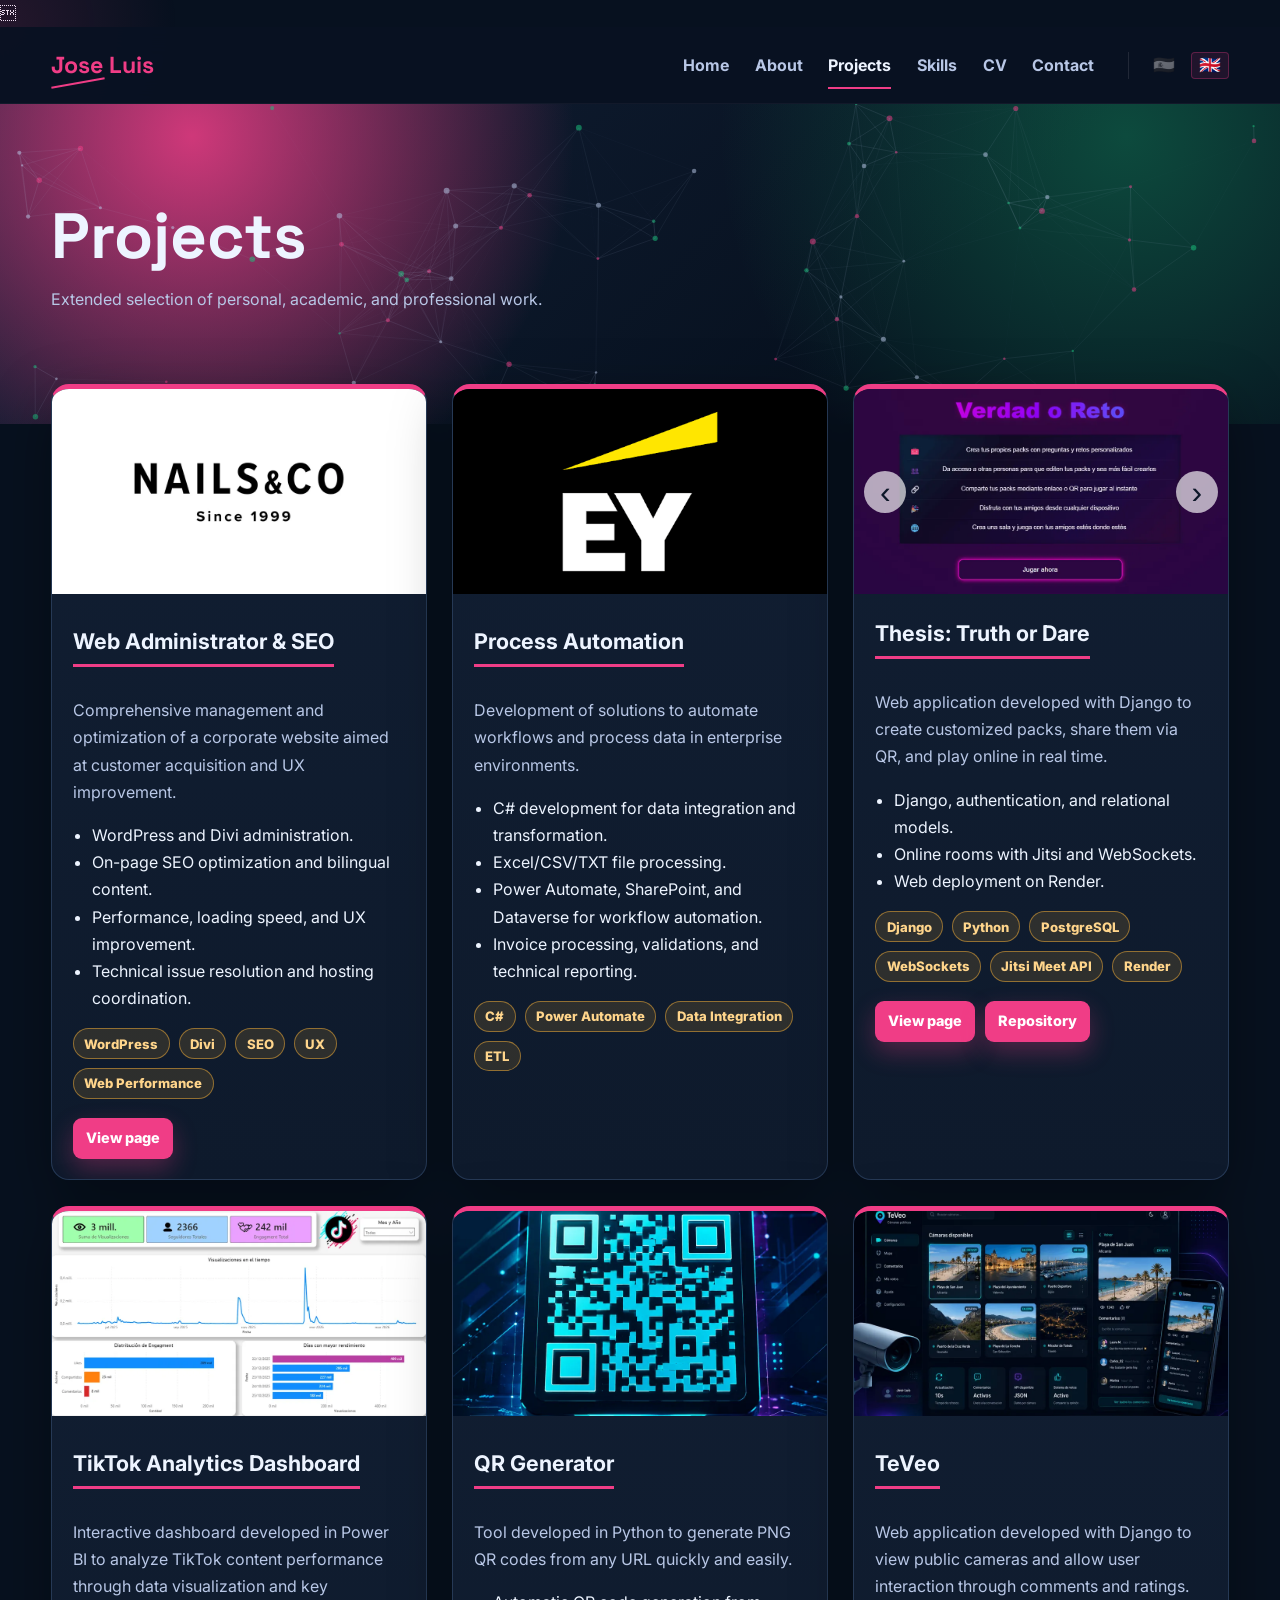
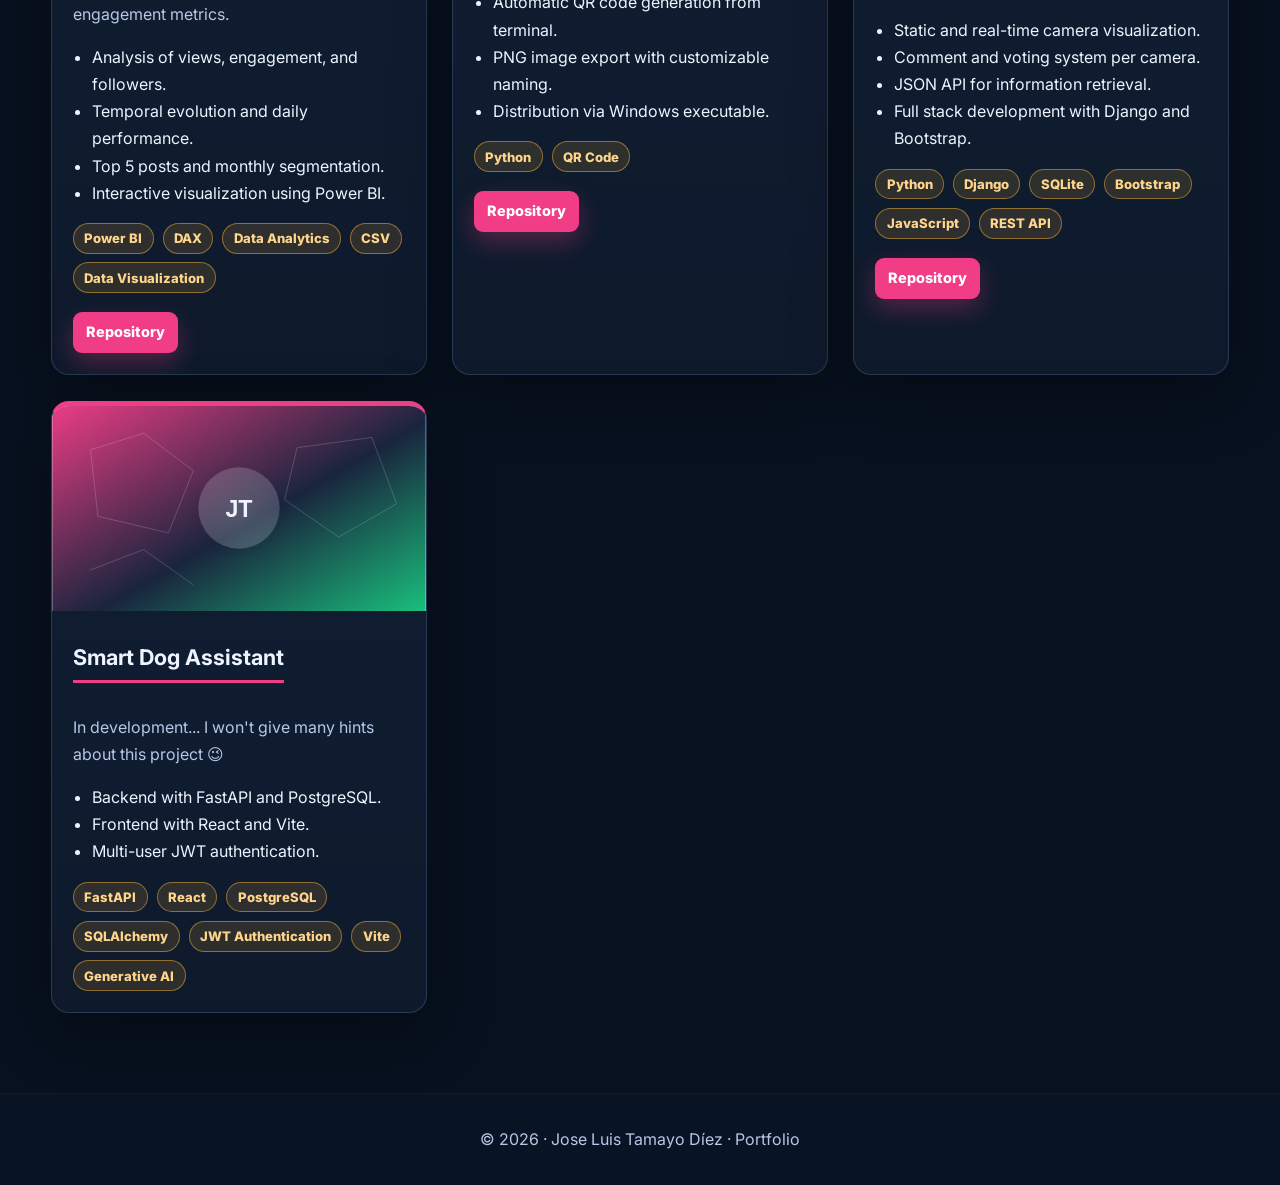
<file: proyectos-en.html>
<!DOCTYPE html>
<html lang="en">

<head>
    <meta charset="UTF-8">
    <meta name="viewport" content="width=device-width, initial-scale=1.0">
    <title>Projects | Jose Luis Tamayo</title>
    <meta name="description" content="Projects by Jose Luis Tamayo Díez: Django web apps, process automation, Power BI dashboards and Python tools.">
    <link rel="icon" href="images/favicon.svg" type="image/svg+xml">
    <link rel="preconnect" href="https://fonts.googleapis.com">
    <link rel="preconnect" href="https://fonts.gstatic.com" crossorigin>
    <link rel="preload"
        href="https://fonts.googleapis.com/css2?family=Inter:wght@400;500;600;700;800&family=Space+Grotesk:wght@500;600;700&display=swap"
        as="style" crossorigin>
    <link href="https://fonts.googleapis.com/css2?family=Inter:wght@400;500;600;700;800&family=Space+Grotesk:wght@500;600;700&display=swap" rel="stylesheet">

    <link rel="stylesheet" href="css/styles.css">

    <meta property="og:type" content="website" />
    <meta property="og:locale" content="en_GB" />
    <meta property="og:title" content="Projects | Jose Luis Tamayo" />
    <meta property="og:description" content="Telecommunications Engineer: web development, automation and data." />
    <meta property="og:image" content="https://joseluistamayo.netlify.app/images/portada-compartir.jpg?v=2" />
    <meta property="og:image:width" content="1200" />
    <meta property="og:image:height" content="630" />
    <meta property="og:url" content="https://joseluistamayo.netlify.app/proyectos-en.html" />
    <meta name="twitter:card" content="summary_large_image" />
    <link rel="canonical" href="https://joseluistamayo.netlify.app/proyectos-en.html" />
    <link rel="alternate" hreflang="es" href="https://joseluistamayo.netlify.app/proyectos.html" />
    <link rel="alternate" hreflang="en" href="https://joseluistamayo.netlify.app/proyectos-en.html" />
    <link rel="alternate" hreflang="x-default" href="https://joseluistamayo.netlify.app/proyectos.html" />
</head>

<body>
    <div id="mouse-glow"></div>
    <nav class="navbar">
        <div class="container nav-inner"><a class="brand" href="index-en.html#home">Jose Luis</a><button class="menu-toggle" type="button" aria-label="Open menu" aria-expanded="false">☰</button>
            <div class="nav-links"><a href="index-en.html#home">Home</a><a href="index-en.html#about">About</a><a
                    class="active" href="proyectos-en.html">Projects</a><a href="habilidades-en.html">Skills</a><a
                    href="cv-en.html">CV</a><a href="index-en.html#contact">Contact</a>

                <div class="lang-switch">
                    <a href="proyectos.html" title="Cambiar a Español">🇪🇸</a>
                    <span class="active" title="English">🇬🇧</span>
                </div>
            </div>
        </div>
    </nav>
    <header class="page-hero"><canvas id="particles"></canvas>
        <div class="container">
            <h1>Projects</h1>
            <p>Extended selection of personal, academic, and professional work.</p>
        </div>
    </header>
    <main class="container page-content">
        <div class="cards three">
            <article class="card reveal">
                <img src="images/nailsco.webp" alt="Web administration" loading="lazy">
                <div class="card-body">
                    <h3>Web Administrator & SEO</h3>
                    <p>Comprehensive management and optimization of a corporate website aimed at customer acquisition
                        and UX improvement.</p>
                    <ul>
                        <li>WordPress and Divi administration.</li>
                        <li>On-page SEO optimization and bilingual content.</li>
                        <li>Performance, loading speed, and UX improvement.</li>
                        <li>Technical issue resolution and hosting coordination.</li>
                    </ul>
                    <div class="tags">
                        <span>WordPress</span>
                        <span>Divi</span>
                        <span>SEO</span>
                        <span>UX</span>
                        <span>Web Performance</span>
                    </div>
                    <div class="project-actions">
                        <a class="btn small primary" href="https://nailsco.es/" target="_blank"
                            rel="noopener noreferrer">View page</a>
                    </div>
                </div>
            </article>
            <article class="card reveal"><img src="images/ey.webp" alt="EY Automation" loading="lazy">
                <div class="card-body">
                    <h3>Process Automation</h3>
                    <p>Development of solutions to automate workflows and process data in enterprise environments.</p>
                    <ul>
                        <li>C# development for data integration and transformation.</li>
                        <li>Excel/CSV/TXT file processing.</li>
                        <li>Power Automate, SharePoint, and Dataverse for workflow automation.</li>
                        <li>Invoice processing, validations, and technical reporting.</li>
                    </ul>
                    <div class="tags">
                        <span>C#</span>
                        <span>Power Automate</span>
                        <span>Data Integration</span>
                        <span>ETL</span>
                    </div>
                </div>
            </article>
            <article id="tfg" class="card reveal">
                <div class="project-carousel" data-carousel>
                    <img class="carousel-slide active" src="images/VR-1.webp" alt="Truth or Dare - home" loading="lazy">
                    <img class="carousel-slide" src="images/VR-2.webp" alt="Truth or Dare - packs" loading="lazy">
                    <img class="carousel-slide" src="images/VR-3.webp" alt="Truth or Dare - game" loading="lazy">
                    <img class="carousel-slide" src="images/VR-4.webp" alt="Truth or Dare - online" loading="lazy">

                    <button class="carousel-btn prev" type="button" aria-label="Previous image">‹</button>
                    <button class="carousel-btn next" type="button" aria-label="Next image">›</button>
                </div>

                <div class="card-body">
                    <h3>Thesis: Truth or Dare</h3>
                    <p>Web application developed with Django to create customized packs, share them via QR, and play
                        online in real time.</p>

                    <ul>
                        <li>Django, authentication, and relational models.</li>
                        <li>Online rooms with Jitsi and WebSockets.</li>
                        <li>Web deployment on Render.</li>
                    </ul>

                    <div class="tags">
                        <span>Django</span>
                        <span>Python</span>
                        <span>PostgreSQL</span>
                        <span>WebSockets</span>
                        <span>Jitsi Meet API</span>
                        <span>Render</span>
                    </div>

                    <div class="project-actions">
                        <a class="btn small primary" href="https://verdadreto.onrender.com/" target="_blank"
                            rel="noopener noreferrer">View
                            page</a>
                        <a class="btn small primary" href="https://github.com/jltamayo2018/tfg-verdad-reto"
                            target="_blank" rel="noopener noreferrer">Repository</a>
                    </div>
                </div>
            </article>
            <article class="card reveal">
                <img src="images/dashboard.webp" alt="TikTok Analytics Dashboard in Power BI" loading="lazy">
                <div class="card-body">
                    <h3>TikTok Analytics Dashboard</h3>
                    <p>Interactive dashboard developed in Power BI to analyze TikTok content performance through data
                        visualization and key engagement metrics.</p>
                    <ul>
                        <li>Analysis of views, engagement, and followers.</li>
                        <li>Temporal evolution and daily performance.</li>
                        <li>Top 5 posts and monthly segmentation.</li>
                        <li>Interactive visualization using Power BI.</li>
                    </ul>
                    <div class="tags">
                        <span>Power BI</span>
                        <span>DAX</span>
                        <span>Data Analytics</span>
                        <span>CSV</span>
                        <span>Data Visualization</span>
                    </div>
                    <div class="project-actions">
                        <a class="btn small primary" href="https://github.com/jltamayo2018/powerbi-tiktok-analysis"
                            target="_blank" rel="noopener noreferrer">Repository</a>
                    </div>
                </div>
            </article>
            <article class="card reveal">
                <img src="images/qr.webp" alt="QR Generator" loading="lazy">
                <div class="card-body">
                    <h3>QR Generator</h3>
                    <p>Tool developed in Python to generate PNG QR codes from any URL quickly and easily.</p>

                    <ul>
                        <li>Automatic QR code generation from terminal.</li>
                        <li>PNG image export with customizable naming.</li>
                        <li>Distribution via Windows executable.</li>
                    </ul>

                    <div class="tags">
                        <span>Python</span>
                        <span>QR Code</span>
                    </div>

                    <div class="project-actions">
                        <a class="btn small primary" href="https://github.com/jltamayo2018/qr-generator" target="_blank"
                            rel="noopener noreferrer">Repository
                        </a>
                    </div>
                </div>
            </article>
            <article class="card reveal">
                <img src="images/teveo.webp" alt="TeVeo" loading="lazy">
                <div class="card-body">
                    <h3>TeVeo</h3>
                    <p>Web application developed with Django to view public cameras and allow user interaction through
                        comments and ratings.</p>

                    <ul>
                        <li>Static and real-time camera visualization.</li>
                        <li>Comment and voting system per camera.</li>
                        <li>JSON API for information retrieval.</li>
                        <li>Full stack development with Django and Bootstrap.</li>
                    </ul>

                    <div class="tags">
                        <span>Python</span>
                        <span>Django</span>
                        <span>SQLite</span>
                        <span>Bootstrap</span>
                        <span>JavaScript</span>
                        <span>REST API</span>
                    </div>

                    <div class="project-actions">
                        <a class="btn small primary" href="https://github.com/jltamayo2018/TeVeo" target="_blank"
                            rel="noopener noreferrer">Repository
                        </a>
                    </div>
                </div>
            </article>
            <article class="card reveal"><img src="images/project-dog.svg" alt="Smart Dog Assistant" loading="lazy">
                <div class="card-body">
                    <h3>Smart Dog Assistant</h3>
                    <p>In development... I won't give many hints about this project 😉</p>
                    <ul>
                        <li>Backend with FastAPI and PostgreSQL.</li>
                        <li>Frontend with React and Vite.</li>
                        <li>Multi-user JWT authentication.</li>
                    </ul>
                    <div class="tags">
                        <span>FastAPI</span>
                        <span>React</span>
                        <span>PostgreSQL</span>
                        <span>SQLAlchemy</span>
                        <span>JWT Authentication</span>
                        <span>Vite</span>
                        <span>Generative AI</span>
                    </div>
                </div>
            </article>
        </div>
    </main><button id="back-to-top" type="button" title="Back to top" aria-label="Back to top">↑</button>
    <footer>© 2026 · Jose Luis Tamayo Díez · Portfolio</footer>
    <script src="js/main.js"></script>
</body>

</html>
</file>
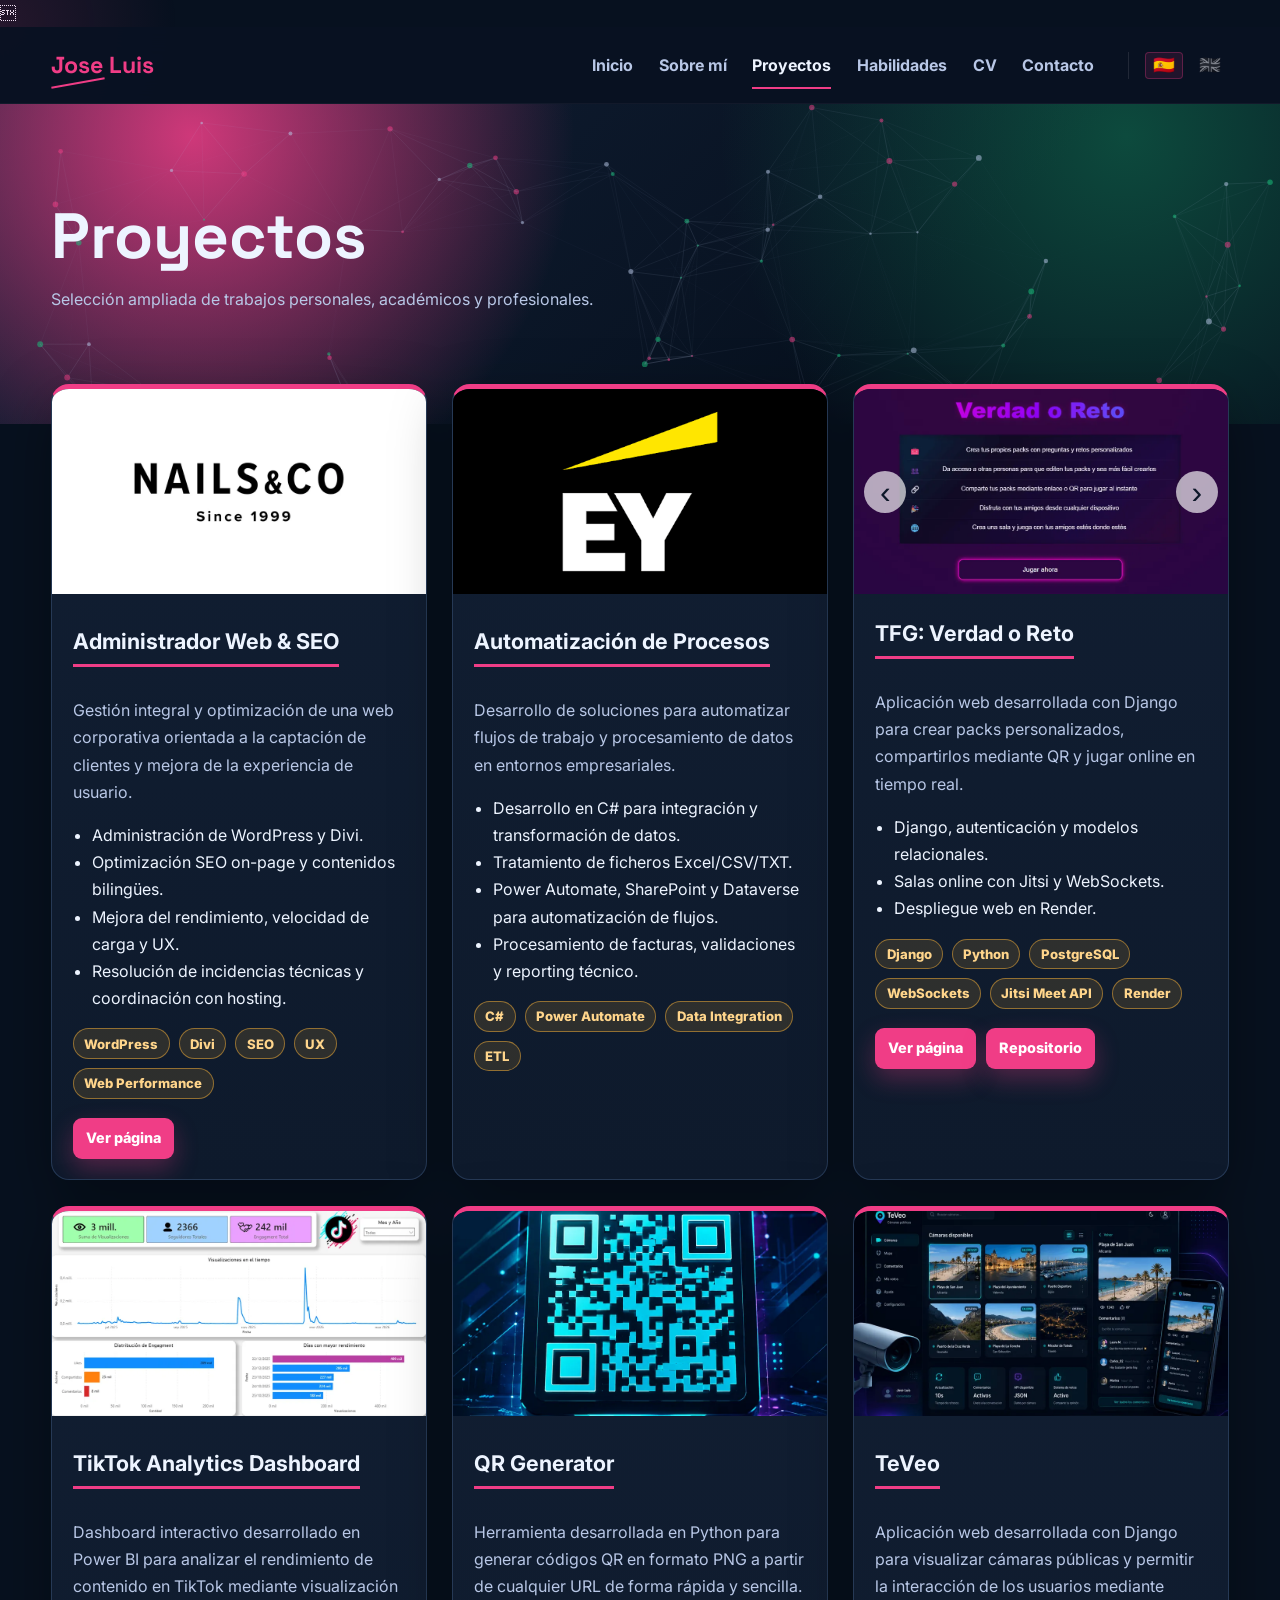
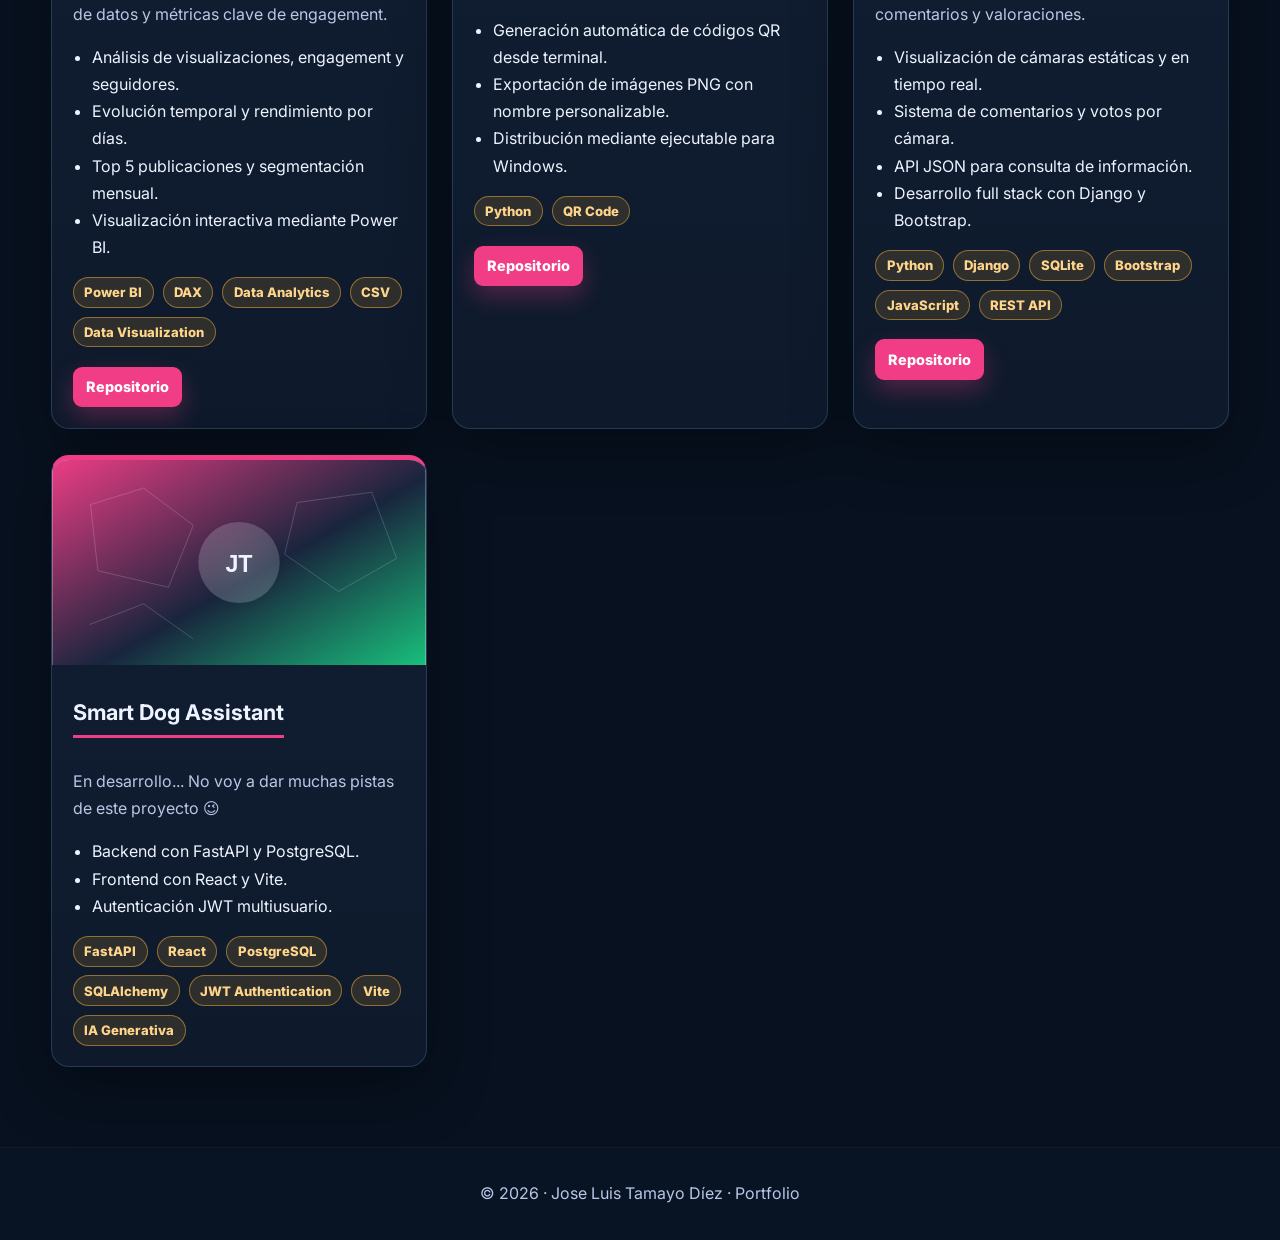
<file: proyectos.html>
<!DOCTYPE html>
<html lang="es">

<head>
    <meta charset="UTF-8">
    <meta name="viewport" content="width=device-width, initial-scale=1.0">
    <title>Proyectos | Jose Luis Tamayo</title>
    <meta name="description" content="Proyectos de Jose Luis Tamayo Díez: aplicaciones web con Django, automatización de procesos, dashboards en Power BI y herramientas en Python.">
    <link rel="icon" href="images/favicon.svg" type="image/svg+xml">
    <link rel="preconnect" href="https://fonts.googleapis.com">
    <link rel="preconnect" href="https://fonts.gstatic.com" crossorigin>
    <link rel="preload"
        href="https://fonts.googleapis.com/css2?family=Inter:wght@400;500;600;700;800&family=Space+Grotesk:wght@500;600;700&display=swap"
        as="style" crossorigin>
    <link href="https://fonts.googleapis.com/css2?family=Inter:wght@400;500;600;700;800&family=Space+Grotesk:wght@500;600;700&display=swap" rel="stylesheet">

    <link rel="stylesheet" href="css/styles.css">

    <meta property="og:type" content="website" />
    <meta property="og:locale" content="es_ES" />
    <meta property="og:title" content="Proyectos | Jose Luis Tamayo" />
    <meta property="og:description" content="Ingeniero de Telecomunicaciones: desarrollo web, automatización y datos." />
    <meta property="og:image" content="https://joseluistamayo.netlify.app/images/portada-compartir.jpg?v=2" />
    <meta property="og:image:width" content="1200" />
    <meta property="og:image:height" content="630" />
    <meta property="og:url" content="https://joseluistamayo.netlify.app/proyectos.html" />
    <meta name="twitter:card" content="summary_large_image" />
    <link rel="canonical" href="https://joseluistamayo.netlify.app/proyectos.html" />
    <link rel="alternate" hreflang="es" href="https://joseluistamayo.netlify.app/proyectos.html" />
    <link rel="alternate" hreflang="en" href="https://joseluistamayo.netlify.app/proyectos-en.html" />
    <link rel="alternate" hreflang="x-default" href="https://joseluistamayo.netlify.app/proyectos.html" />
</head>

<body>
    <div id="mouse-glow"></div>
    <nav class="navbar">
        <div class="container nav-inner">
            <a class="brand" href="index.html#inicio">Jose Luis</a><button class="menu-toggle" type="button" aria-label="Abrir menú" aria-expanded="false">☰</button>
            <div class="nav-links">
                <a href="index.html#inicio">Inicio</a>
                <a href="index.html#sobre-mi">Sobre mí</a>
                <a class="active" href="proyectos.html">Proyectos</a>
                <a href="habilidades.html">Habilidades</a>
                <a href="cv.html">CV</a><a href="index.html#contacto">Contacto</a>

                <div class="lang-switch">
                    <span class="active" title="Español">🇪🇸</span>
                    <a href="proyectos-en.html" title="Switch to English">🇬🇧</a>
                </div>
            </div>
        </div>
    </nav>
    <header class="page-hero"><canvas id="particles"></canvas>
        <div class="container">
            <h1>Proyectos</h1>
            <p>Selección ampliada de trabajos personales, académicos y profesionales.</p>
        </div>
    </header>
    <main class="container page-content">
        <div class="cards three">
            <article class="card reveal">
                <img src="images/nailsco.webp" alt="Administración web" loading="lazy">
                <div class="card-body">
                    <h3>Administrador Web & SEO</h3>
                    <p>Gestión integral y optimización de una web corporativa orientada a la captación de clientes y
                        mejora de la experiencia de usuario.</p>
                    <ul>
                        <li>Administración de WordPress y Divi.</li>
                        <li>Optimización SEO on-page y contenidos bilingües.</li>
                        <li>Mejora del rendimiento, velocidad de carga y UX.</li>
                        <li>Resolución de incidencias técnicas y coordinación con hosting.</li>
                    </ul>
                    <div class="tags">
                        <span>WordPress</span>
                        <span>Divi</span>
                        <span>SEO</span>
                        <span>UX</span>
                        <span>Web Performance</span>
                    </div>
                    <div class="project-actions">
                        <a class="btn small primary" href="https://nailsco.es/" target="_blank"
                            rel="noopener noreferrer">Ver
                            página</a>
                    </div>
                </div>
            </article>
            <article class="card reveal"><img src="images/ey.webp" alt="Automatización EY" loading="lazy">
                <div class="card-body">
                    <h3>Automatización de Procesos</h3>
                    <p>Desarrollo de soluciones para automatizar flujos de trabajo y procesamiento de datos en entornos
                        empresariales.</p>
                    <ul>
                        <li>Desarrollo en C# para integración y transformación de datos.</li>
                        <li>Tratamiento de ficheros Excel/CSV/TXT.</li>
                        <li>Power Automate, SharePoint y Dataverse para automatización de flujos.</li>
                        <li>Procesamiento de facturas, validaciones y reporting técnico.</li>
                    </ul>
                    <div class="tags">
                        <span>C#</span>
                        <span>Power Automate</span>
                        <span>Data Integration</span>
                        <span>ETL</span>
                    </div>
                </div>
            </article>
            <article id="tfg" class="card reveal">
                <div class="project-carousel" data-carousel>
                    <img class="carousel-slide active" src="images/VR-1.webp" alt="TFG Verdad o Reto - inicio"
                        loading="lazy">
                    <img class="carousel-slide" src="images/VR-2.webp" alt="TFG Verdad o Reto - packs" loading="lazy">
                    <img class="carousel-slide" src="images/VR-3.webp" alt="TFG Verdad o Reto - juego" loading="lazy">
                    <img class="carousel-slide" src="images/VR-4.webp" alt="TFG Verdad o Reto - juego online"
                        loading="lazy">

                    <button class="carousel-btn prev" type="button" aria-label="Imagen anterior">‹</button>
                    <button class="carousel-btn next" type="button" aria-label="Imagen siguiente">›</button>
                </div>

                <div class="card-body">
                    <h3>TFG: Verdad o Reto</h3>
                    <p>Aplicación web desarrollada con Django para crear packs personalizados, compartirlos mediante QR
                        y jugar online en tiempo real.</p>

                    <ul>
                        <li>Django, autenticación y modelos relacionales.</li>
                        <li>Salas online con Jitsi y WebSockets.</li>
                        <li>Despliegue web en Render.</li>
                    </ul>

                    <div class="tags">
                        <span>Django</span>
                        <span>Python</span>
                        <span>PostgreSQL</span>
                        <span>WebSockets</span>
                        <span>Jitsi Meet API</span>
                        <span>Render</span>
                    </div>

                    <div class="project-actions">
                        <a class="btn small primary" href="https://verdadreto.onrender.com/" target="_blank"
                            rel="noopener noreferrer">Ver
                            página</a>
                        <a class="btn small primary" href="https://github.com/jltamayo2018/tfg-verdad-reto"
                            target="_blank" rel="noopener noreferrer">Repositorio</a>
                    </div>
                </div>
            </article>
            <article class="card reveal">
                <img src="images/dashboard.webp" alt="Dashboard de TikTok Analytics en Power BI" loading="lazy">
                <div class="card-body">
                    <h3>TikTok Analytics Dashboard</h3>
                    <p>Dashboard interactivo desarrollado en Power BI para analizar el rendimiento de contenido en
                        TikTok mediante visualización de datos y métricas clave de engagement.</p>
                    <ul>
                        <li>Análisis de visualizaciones, engagement y seguidores.</li>
                        <li>Evolución temporal y rendimiento por días.</li>
                        <li>Top 5 publicaciones y segmentación mensual.</li>
                        <li>Visualización interactiva mediante Power BI.</li>
                    </ul>
                    <div class="tags">
                        <span>Power BI</span>
                        <span>DAX</span>
                        <span>Data Analytics</span>
                        <span>CSV</span>
                        <span>Data Visualization</span>
                    </div>
                    <div class="project-actions">
                        <a class="btn small primary" href="https://github.com/jltamayo2018/powerbi-tiktok-analysis"
                            target="_blank" rel="noopener noreferrer">Repositorio</a>
                    </div>
                </div>
            </article>
            <article class="card reveal">
                <img src="images/qr.webp" alt="QR Generator" loading="lazy">
                <div class="card-body">
                    <h3>QR Generator</h3>
                    <p>Herramienta desarrollada en Python para generar códigos QR en formato PNG a partir de cualquier
                        URL de forma rápida y sencilla.</p>

                    <ul>
                        <li>Generación automática de códigos QR desde terminal.</li>
                        <li>Exportación de imágenes PNG con nombre personalizable.</li>
                        <li>Distribución mediante ejecutable para Windows.</li>
                    </ul>

                    <div class="tags">
                        <span>Python</span>
                        <span>QR Code</span>
                    </div>

                    <div class="project-actions">
                        <a class="btn small primary" href="https://github.com/jltamayo2018/qr-generator" target="_blank"
                            rel="noopener noreferrer">Repositorio
                        </a>
                    </div>
                </div>
            </article>
            <article class="card reveal">
                <img src="images/teveo.webp" alt="TeVeo" loading="lazy">
                <div class="card-body">
                    <h3>TeVeo</h3>
                    <p>Aplicación web desarrollada con Django para visualizar cámaras públicas y permitir la interacción
                        de los usuarios mediante comentarios y valoraciones.</p>

                    <ul>
                        <li>Visualización de cámaras estáticas y en tiempo real.</li>
                        <li>Sistema de comentarios y votos por cámara.</li>
                        <li>API JSON para consulta de información.</li>
                        <li>Desarrollo full stack con Django y Bootstrap.</li>
                    </ul>

                    <div class="tags">
                        <span>Python</span>
                        <span>Django</span>
                        <span>SQLite</span>
                        <span>Bootstrap</span>
                        <span>JavaScript</span>
                        <span>REST API</span>
                    </div>

                    <div class="project-actions">
                        <a class="btn small primary" href="https://github.com/jltamayo2018/TeVeo" target="_blank"
                            rel="noopener noreferrer">Repositorio
                        </a>
                    </div>
                </div>
            </article>
            <article class="card reveal"><img src="images/project-dog.svg" alt="Smart Dog Assistant" loading="lazy">
                <div class="card-body">
                    <h3>Smart Dog Assistant</h3>
                    <p>En desarrollo... No voy a dar muchas pistas de este proyecto 😉</p>
                    <ul>
                        <li>Backend con FastAPI y PostgreSQL.</li>
                        <li>Frontend con React y Vite.</li>
                        <li>Autenticación JWT multiusuario.</li>
                    </ul>
                    <div class="tags">
                        <span>FastAPI</span>
                        <span>React</span>
                        <span>PostgreSQL</span>
                        <span>SQLAlchemy</span>
                        <span>JWT Authentication</span>
                        <span>Vite</span>
                        <span>IA Generativa</span>
                    </div>
                </div>
            </article>
        </div>
    </main><button id="back-to-top" type="button" title="Volver arriba" aria-label="Volver arriba">↑</button>
    <footer>© 2026 · Jose Luis Tamayo Díez · Portfolio</footer>
    <script src="js/main.js"></script>
</body>

</html>
</file>
<file: css/styles.css>
:root{--bg:#07111f;--bg2:#0d1729;--panel:#111e32;--panel2:#0e1a2c;--txt:#edf4ff;--muted:#b8c7e6;--accent:#f03d86;--accent2:#19c37d;--gold:#d59b36;--border:#263955;--shadow:0 20px 60px rgba(0,0,0,.35)}*{box-sizing:border-box}html{scroll-behavior:smooth}body{margin:0;background:var(--bg);color:var(--txt);font-family:Inter,system-ui,sans-serif;font-size:16px;line-height:1.7}a{color:inherit;text-decoration:none}.container{width:min(1180px,92%);margin-inline:auto}.navbar{position:sticky;top:0;z-index:50;background:rgba(9,18,34,.94);backdrop-filter:blur(14px);border-bottom:1px solid rgba(255,255,255,.04)}.nav-inner{height:76px;display:flex;align-items:center;justify-content:space-between}.brand{font-family:'Space Grotesk',sans-serif;font-size:1.45rem;font-weight:700;color:var(--accent)}.brand:after{content:'';display:block;width:54px;height:2px;background:var(--accent);transform:rotate(-10deg);margin-top:-4px}.nav-links{display:flex;gap:1.6rem;align-items:center}.nav-links a{font-weight:700;color:var(--muted);position:relative}.nav-links a:hover,.nav-links .active{color:var(--txt)}.nav-links a::after{content:'';position:absolute;left:0;bottom:-10px;width:0;height:2px;background:var(--accent);transition:.25s}.nav-links a:hover::after,.nav-links .active::after{width:100%}.menu-toggle{display:none;background:none;border:0;color:var(--txt);font-size:1.8rem}.hero,.page-hero{position:relative;overflow:hidden;background:radial-gradient(circle at 15% 10%,rgba(240,61,134,.85),transparent 34%),radial-gradient(circle at 88% 10%,rgba(25,195,125,.32),transparent 35%),linear-gradient(135deg,#122037 0%,#07111f 70%)}.hero{min-height:calc(100vh - 76px);display:flex;align-items:center}.page-hero{height:320px;display:flex;align-items:center}.hero-grid{position:relative;z-index:2;display:grid;grid-template-columns:1.15fr .85fr;gap:4rem;align-items:center}.hero h1,.page-hero h1{font-family:'Space Grotesk',sans-serif;font-size:clamp(2.5rem,5vw,4.8rem);line-height:1.05;margin:.2rem 0 1rem}.page-hero .container{position:relative;z-index:2}.page-hero h1{font-size:clamp(2.7rem,5vw,4.2rem)}.subtitle{font-size:clamp(1.1rem,2vw,1.55rem);font-weight:600;color:var(--txt);min-height:2.2rem}.eyebrow{text-transform:uppercase;letter-spacing:.16em;color:var(--accent);font-weight:800}.hero-actions{display:flex;gap:.9rem;flex-wrap:wrap;margin-top:1.7rem}.btn{display:inline-flex;align-items:center;justify-content:center;border-radius:9px;padding:.78rem 1.05rem;font-weight:800;border:1px solid transparent;transition:.25s}.btn.primary{background:var(--accent);color:white;box-shadow:0 10px 25px rgba(240,61,134,.3)}.btn.primary:hover{transform:translateY(-2px);box-shadow:0 14px 34px rgba(240,61,134,.45)}.btn.secondary{border-color:rgba(255,255,255,.35);color:var(--txt);background:rgba(255,255,255,.03)}.btn.secondary:hover{border-color:var(--accent);color:white}.btn.small{padding:.45rem .75rem;font-size:.9rem}a:focus-visible,button:focus-visible{outline:2px solid var(--accent);outline-offset:3px}.hero-photo{display:flex;justify-content:center;align-items:center}.photo-blob{width:min(430px,100%);aspect-ratio:0.78;overflow:hidden;border:6px solid rgba(255,255,255,.65);border-radius:42% 58% 54% 46% / 38% 36% 64% 62%;box-shadow:0 25px 50px rgba(0,0,0,.45),0 0 70px rgba(240,61,134,.18),0 0 90px rgba(25,195,125,.12);transform:rotate(2deg)}.photo-blob img{width:100%;height:100%;object-fit:cover;object-position:center;transform:rotate(-2deg)scale(1.04);display:block}.section{padding:92px 0}.section-alt{background:var(--bg2)}h2{font-family:'Space Grotesk',sans-serif;font-size:clamp(2rem,3vw,2.8rem);margin:0 0 2rem;display:inline-block;position:relative}h2::after,.card h3::after{content:'';display:block;width:100%;height:3px;background:var(--accent);margin-top:.25rem}.lead{font-size:1.25rem;font-weight:700}.lead span{color:var(--accent)}p{color:var(--muted)}.two-columns{display:grid;grid-template-columns:1.2fr .8fr;gap:4rem;align-items:center}.panel,.mini-card,.card{background:linear-gradient(180deg,var(--panel),var(--panel2));border:1px solid var(--border);border-radius:18px;box-shadow:var(--shadow)}.panel{padding:2rem}.info-item{display:flex;gap:1rem;align-items:center;margin:1.4rem 0}.info-item span,.contact-card span{width:54px;height:54px;display:grid;place-items:center;border-radius:50%;background:rgba(240,61,134,.12);font-size:1.5rem}.info-item small,.contact-card small{display:block;color:var(--muted)}.info-item strong{color:var(--txt)}.cards{display:grid;gap:1.6rem}.cards.three{grid-template-columns:repeat(3,1fr)}.cards.four{grid-template-columns:repeat(4,1fr)}.mini-card{padding:1.8rem;text-align:center;border-top:5px solid var(--accent)}.mini-card h3{font-size:1.35rem;margin:.2rem 0}.card{overflow:hidden;border-top:5px solid var(--accent);transition:.25s}.card:hover{transform:translateY(-7px);border-color:rgba(240,61,134,.75)}.card img{width:100%;height:205px;object-fit:cover;background:#eaf1ff}.skill img{height:170px}.card-body{padding:1.3rem}.card h3{display:inline-block;margin:0 0 .9rem;font-size:1.35rem}.card ul{color:var(--txt);padding-left:1.2rem}.tags{display:flex;gap:.55rem;flex-wrap:wrap;margin-top:1rem}.tags span{font-size:.82rem;font-weight:800;color:#ffd58b;background:rgba(213,155,54,.16);border:1px solid rgba(213,155,54,.6);border-radius:999px;padding:.2rem .65rem}.contact-card{display:flex;align-items:center;gap:1rem;background:rgba(255,255,255,.035);border:1px solid var(--border);border-radius:16px;padding:1rem;margin-top:1rem}.contact-card:hover{border-color:var(--accent)}form label{display:block;color:var(--muted);font-weight:700;margin-bottom:1rem}input,textarea{width:100%;margin-top:.4rem;background:#091426;border:1px solid var(--border);color:var(--txt);border-radius:10px;padding:.9rem;font:inherit}input:focus,textarea:focus{outline:2px solid rgba(240,61,134,.35);border-color:var(--accent)}footer{text-align:center;padding:2rem;color:var(--muted);background:#081323;border-top:1px solid rgba(255,255,255,.04)}#back-to-top{position:fixed;right:28px;bottom:28px;width:58px;height:58px;border-radius:50%;border:0;background:var(--accent);color:white;font-size:2rem;font-weight:800;box-shadow:0 12px 30px rgba(240,61,134,.35);opacity:0;visibility:hidden;transition:.25s;z-index:40}#back-to-top.show{opacity:1;visibility:visible}.page-content{margin-top:-40px;position:relative;z-index:3;padding-bottom:80px}.cv-panel{max-width:850px;margin:auto}.error-panel,.thanks-panel{text-align:center;max-width:650px;margin:0 auto}.error-icon,.thanks-icon{font-size:4rem;line-height:1;margin-bottom:1rem;display:inline-block;filter:drop-shadow(0 0 20px rgba(240,61,134,.4))}.thanks-icon{color:var(--accent2);font-weight:800}.center-actions{justify-content:center;margin-top:2rem}#particles{position:absolute;inset:0;width:100%;height:100%;opacity:.8}#mouse-glow{position:fixed;width:420px;height:420px;border-radius:50%;background:radial-gradient(circle,rgba(240,61,134,.13),transparent 60%);pointer-events:none;z-index:0;transform:translate(-50%,-50%)}.reveal{opacity:0;transform:translateY(35px);transition:opacity .7s ease,transform .7s ease}.reveal.visible{opacity:1;transform:translateY(0)}@media(prefers-reduced-motion:reduce){html{scroll-behavior:auto}.reveal{opacity:1;transform:none;transition:none}}@media(max-width:900px){.menu-toggle{display:block}.nav-links{display:none;position:absolute;top:76px;left:0;right:0;background:#091222;padding:1rem 4%;flex-direction:column;align-items:flex-start}.nav-links.open{display:flex}.hero-grid,.two-columns{grid-template-columns:1fr}.cards.three,.cards.four{grid-template-columns:1fr}.hero{padding:70px 0}.hero-photo{order:-1}.photo-blob{max-width:310px}.section{padding:70px 0}.page-hero{height:260px}}.project-carousel{position:relative;width:100%;height:205px;overflow:hidden;background:#eaf1ff}.project-carousel .carousel-slide{display:none;width:100%;height:100%;object-fit:cover}.project-carousel .carousel-slide.active{display:block}.carousel-btn{position:absolute;top:50%;transform:translateY(-50%);z-index:5;width:42px;height:42px;border:0;border-radius:50%;background:rgba(255,255,255,.65);color:#0d1729;font-size:2rem;line-height:1;cursor:pointer}.carousel-btn.prev{left:10px}.carousel-btn.next{right:10px}.project-actions{display:flex;gap:.6rem;flex-wrap:wrap;margin-top:1.2rem}.cv-layout{display:grid;grid-template-columns:340px 1fr;gap:2rem;align-items:start}.cv-sidebar,.cv-main{display:flex;flex-direction:column;gap:1.5rem}.cv-profile{text-align:center}.cv-profile img{width:180px;height:180px;object-fit:cover;border-radius:50%;border:4px solid var(--accent);margin-bottom:1rem}.cv-role{color:var(--accent);font-weight:800;text-transform:uppercase;letter-spacing:.08em;font-size:.85rem;margin-bottom:.5rem}.cv-profile h2{margin:0 0 1rem;font-size:1.6rem}.cv-profile h2::after{display:none}.cv-item{padding-bottom:1.2rem;margin-bottom:1.2rem;border-bottom:1px solid rgba(255,255,255,.08)}.cv-item:last-child{border-bottom:0;margin-bottom:0;padding-bottom:0}.cv-item h4{color:var(--accent);margin:0 0 .35rem}.cv-item small{display:block;color:var(--muted);font-weight:700;margin-bottom:.75rem}.cv-item.compact{display:flex;justify-content:space-between;align-items:center}.cv-item.compact h4,.cv-item.compact small{margin:0}.cv-skills{display:grid;grid-template-columns:repeat(2,1fr);gap:1.2rem}.cv-skills h4{color:var(--accent);margin-bottom:.35rem}.cv-skills p{margin:0}.cv-main h3,.cv-sidebar h3{margin-top:0}.cv-main h3::after,.cv-sidebar h3::after{width:100%}@media(max-width:900px){.cv-layout{grid-template-columns:1fr}.cv-skills{grid-template-columns:1fr}.cv-item.compact{flex-direction:column;align-items:flex-start;gap:.3rem}.cv-profile img{width:150px;height:150px}}.cv-contact h3{padding-bottom:.8rem;border-bottom:1px solid rgba(255,255,255,.08);margin-bottom:1.2rem}.cv-contact-item{display:flex;align-items:center;gap:.9rem;color:var(--muted);margin-bottom:1rem}.cv-contact-item:last-child{margin-bottom:0}.cv-contact-item span{color:var(--accent);font-size:1.25rem;width:24px;display:inline-flex;justify-content:center}.cv-contact-item p{margin:0;line-height:1.4}.cv-contact-item:hover p{color:var(--txt)}.cert-btn{margin-top:18px}.lang-switch{display:flex;align-items:center;gap:0.5rem;margin-left:0.5rem;padding-left:1rem;border-left:1px solid rgba(255,255,255,0.1)}.lang-switch a,.lang-switch span{font-weight:700;font-size:1.1rem;padding:0.3rem 0.5rem;border-radius:4px;transition:0.2s;cursor:pointer;line-height:1;display:inline-flex;align-items:center;justify-content:center;opacity:0.5;filter:grayscale(100%)}.lang-switch a:hover{opacity:1;filter:grayscale(0%);background:rgba(255,255,255,0.05)}.lang-switch span.active{opacity:1;filter:grayscale(0%);background:rgba(240,61,134,0.1);box-shadow:inset 0 0 0 1px rgba(240,61,134,0.3)}.lang-switch a::after,.lang-switch span::after{display:none !important}@media(max-width:900px){.lang-switch{margin-left:0;padding-left:0;border-left:none;margin-top:1rem;padding-top:1rem;border-top:1px solid rgba(255,255,255,0.1);width:100%;justify-content:flex-start}}
</file>
